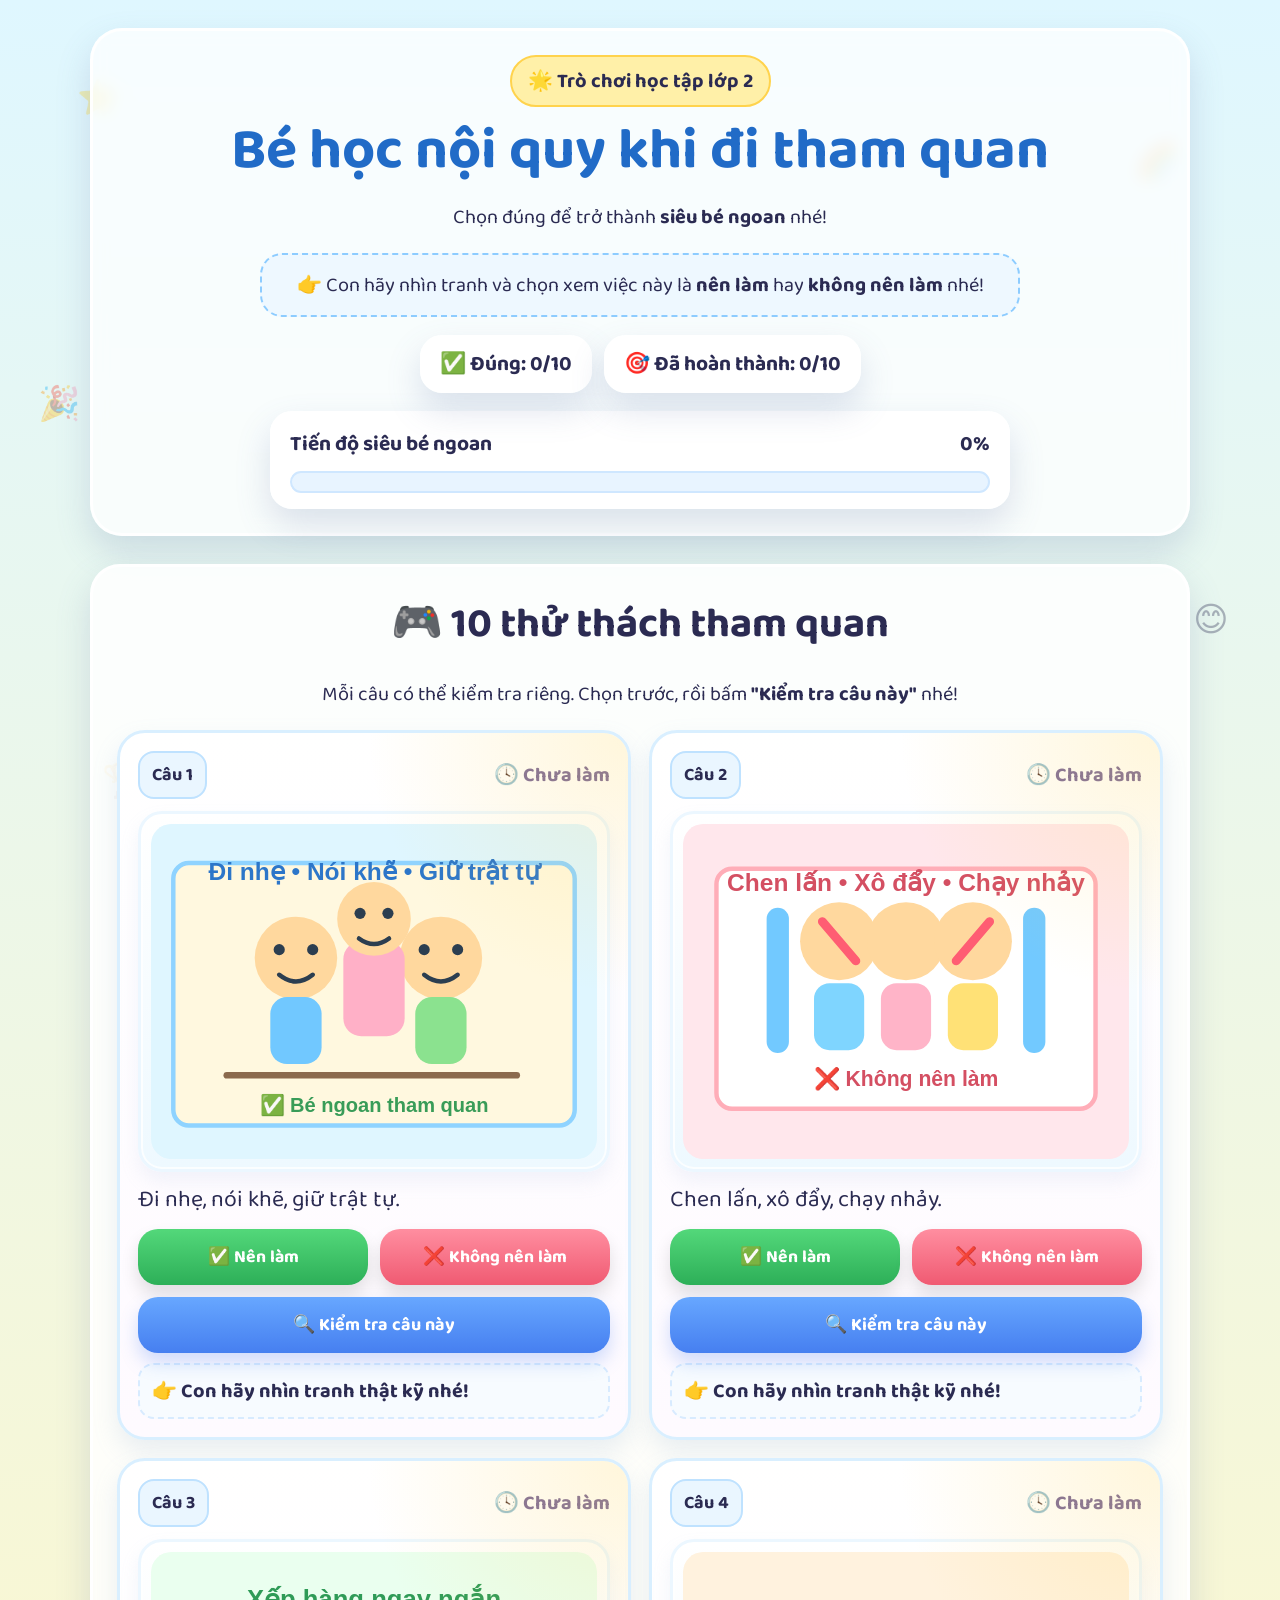
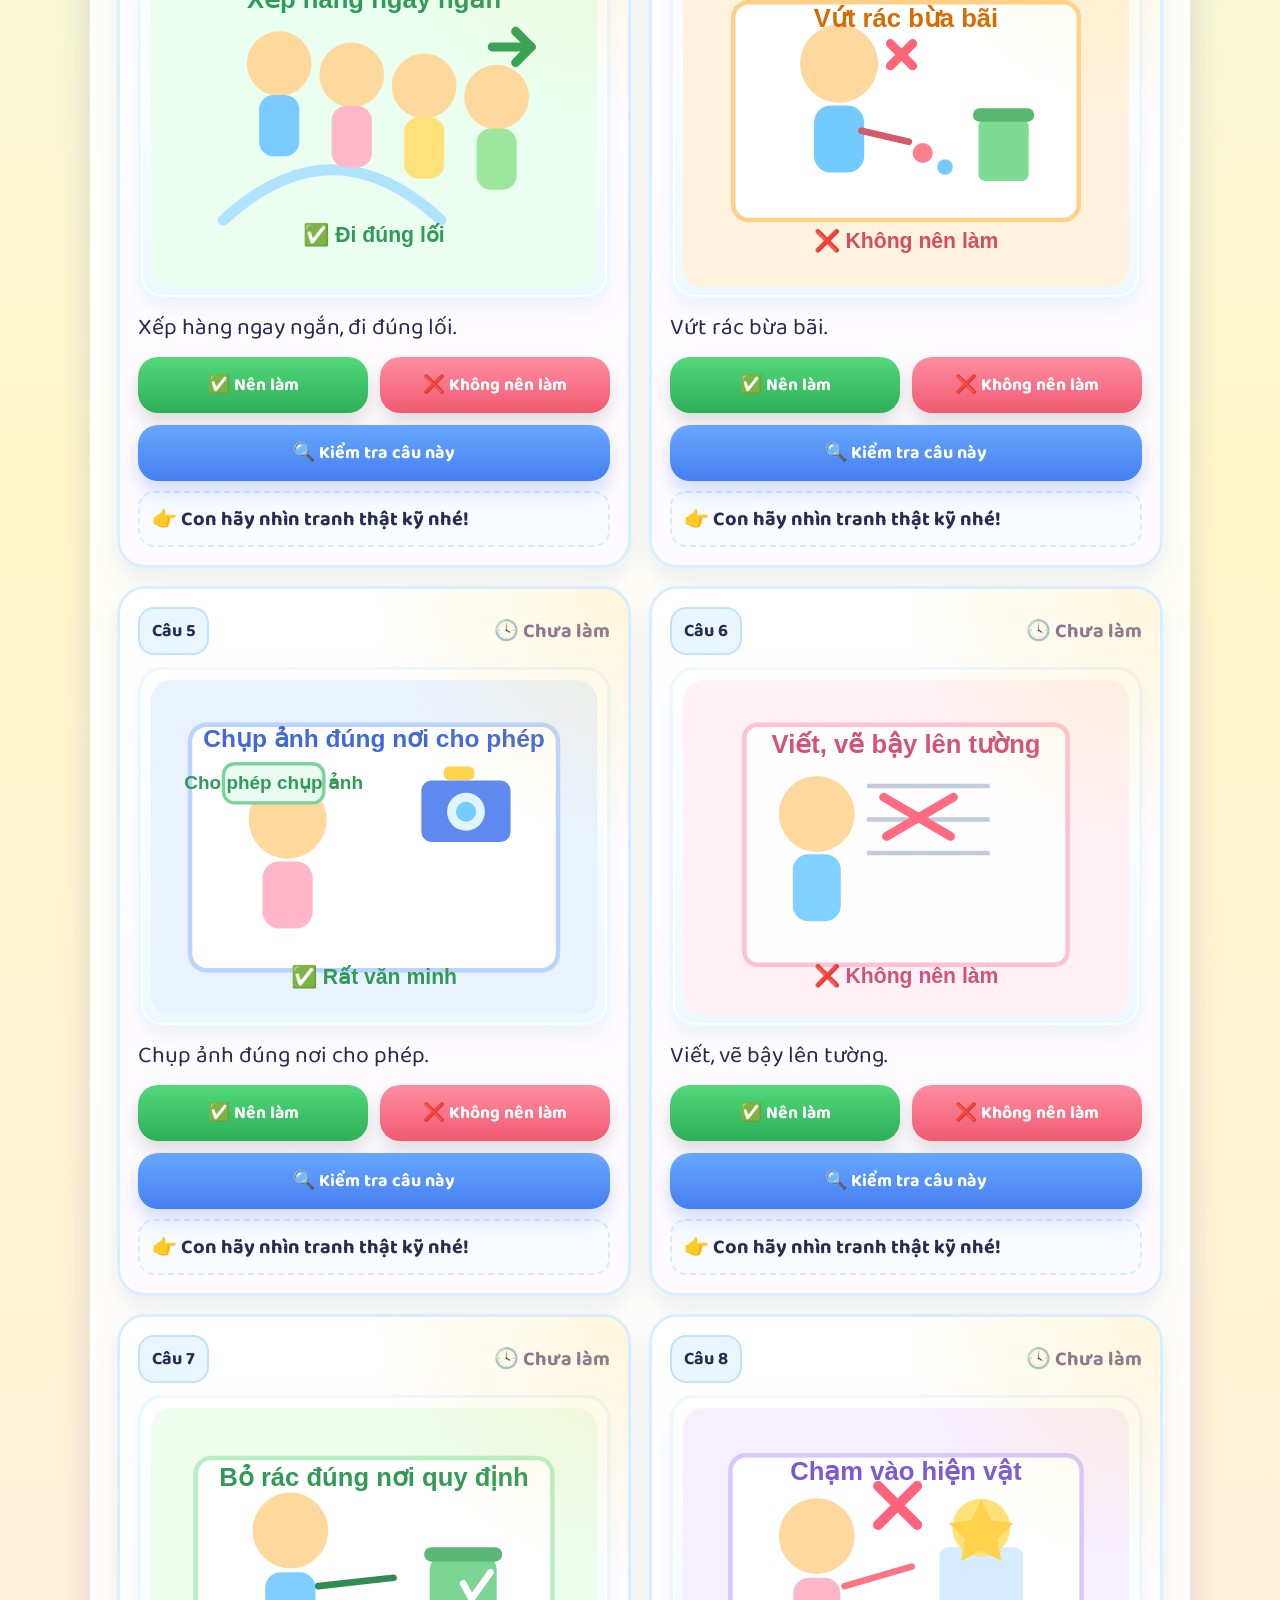
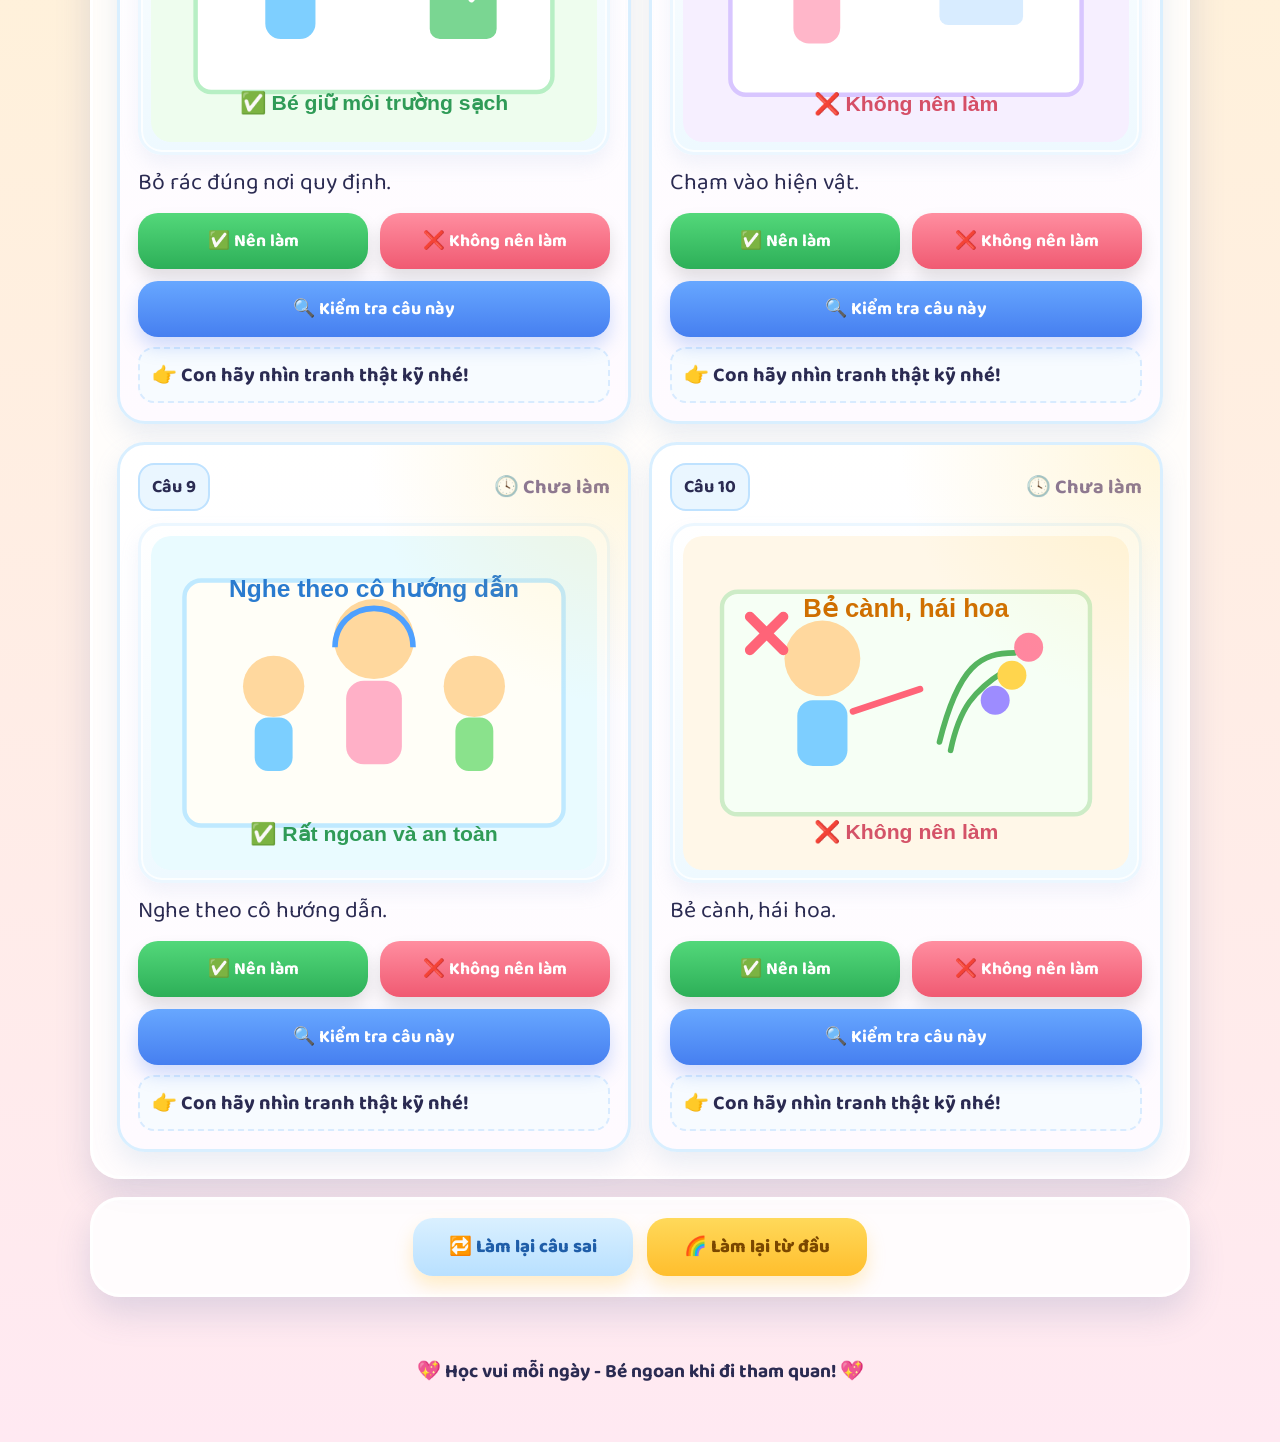
<file: index.html>
<!DOCTYPE html>
<html lang="vi">
<head>
  <meta charset="UTF-8" />
  <meta name="viewport" content="width=device-width, initial-scale=1.0" />
  <title>Bé học nội quy khi đi tham quan</title>
  <meta name="description" content="Bài tập tương tác cho học sinh lớp 2: phân biệt việc nên làm và không nên làm khi đi tham quan." />
  <link rel="preconnect" href="https://fonts.googleapis.com" />
  <link rel="preconnect" href="https://fonts.gstatic.com" crossorigin />
  <link href="https://fonts.googleapis.com/css2?family=Baloo+2:wght@400;600;700;800&display=swap" rel="stylesheet" />
  <link rel="stylesheet" href="style.css" />
</head>
<body>
  <div class="page-stars" aria-hidden="true">
    <span>⭐</span><span>🌈</span><span>🎉</span><span>😊</span><span>🏆</span>
  </div>

  <header class="hero">
    <div class="hero__content container">
      <div class="hero__badge">🌟 Trò chơi học tập lớp 2</div>
      <h1>Bé học nội quy khi đi tham quan</h1>
      <p class="hero__desc">Chọn đúng để trở thành <strong>siêu bé ngoan</strong> nhé!</p>
      <div class="hero__guide">
        👉 Con hãy nhìn tranh và chọn xem việc này là <strong>nên làm</strong> hay <strong>không nên làm</strong> nhé!
      </div>

      <section class="scoreboard" aria-label="Bảng tiến độ">
        <div class="score-chip">✅ Đúng: <span id="correctCount">0</span>/10</div>
        <div class="score-chip">🎯 Đã hoàn thành: <span id="completedCount">0</span>/10</div>
      </section>

      <section class="progress-card" aria-label="Thanh tiến độ bài làm">
        <div class="progress-card__top">
          <span>Tiến độ siêu bé ngoan</span>
          <strong id="progressText">0%</strong>
        </div>
        <div class="progress-bar" role="progressbar" aria-valuemin="0" aria-valuemax="100" aria-valuenow="0">
          <div class="progress-bar__fill" id="progressFill"></div>
        </div>
      </section>
    </div>
  </header>

  <main class="container main-content">
    <section class="game-panel">
      <div class="section-title">
        <h2>🎮 10 thử thách tham quan</h2>
        <p>Mỗi câu có thể kiểm tra riêng. Chọn trước, rồi bấm <strong>"Kiểm tra câu này"</strong> nhé!</p>
      </div>
      <div id="questionList" class="question-list"></div>
    </section>

    <section class="actions-panel">
      <button id="retryWrongBtn" class="big-action-btn secondary" type="button">🔁 Làm lại câu sai</button>
      <button id="resetAllBtn" class="big-action-btn" type="button">🌈 Làm lại từ đầu</button>
    </section>
  </main>

  <section id="resultBanner" class="result-banner hidden" aria-live="polite"></section>

  <div id="confettiLayer" class="confetti-layer" aria-hidden="true"></div>
  <div id="sparkleLayer" class="sparkle-layer" aria-hidden="true"></div>

  <footer class="footer">
    <div class="container">
      <p>💖 Học vui mỗi ngày - Bé ngoan khi đi tham quan! 💖</p>
    </div>
  </footer>

  <script src="script.js"></script>
</body>
</html>
</file>
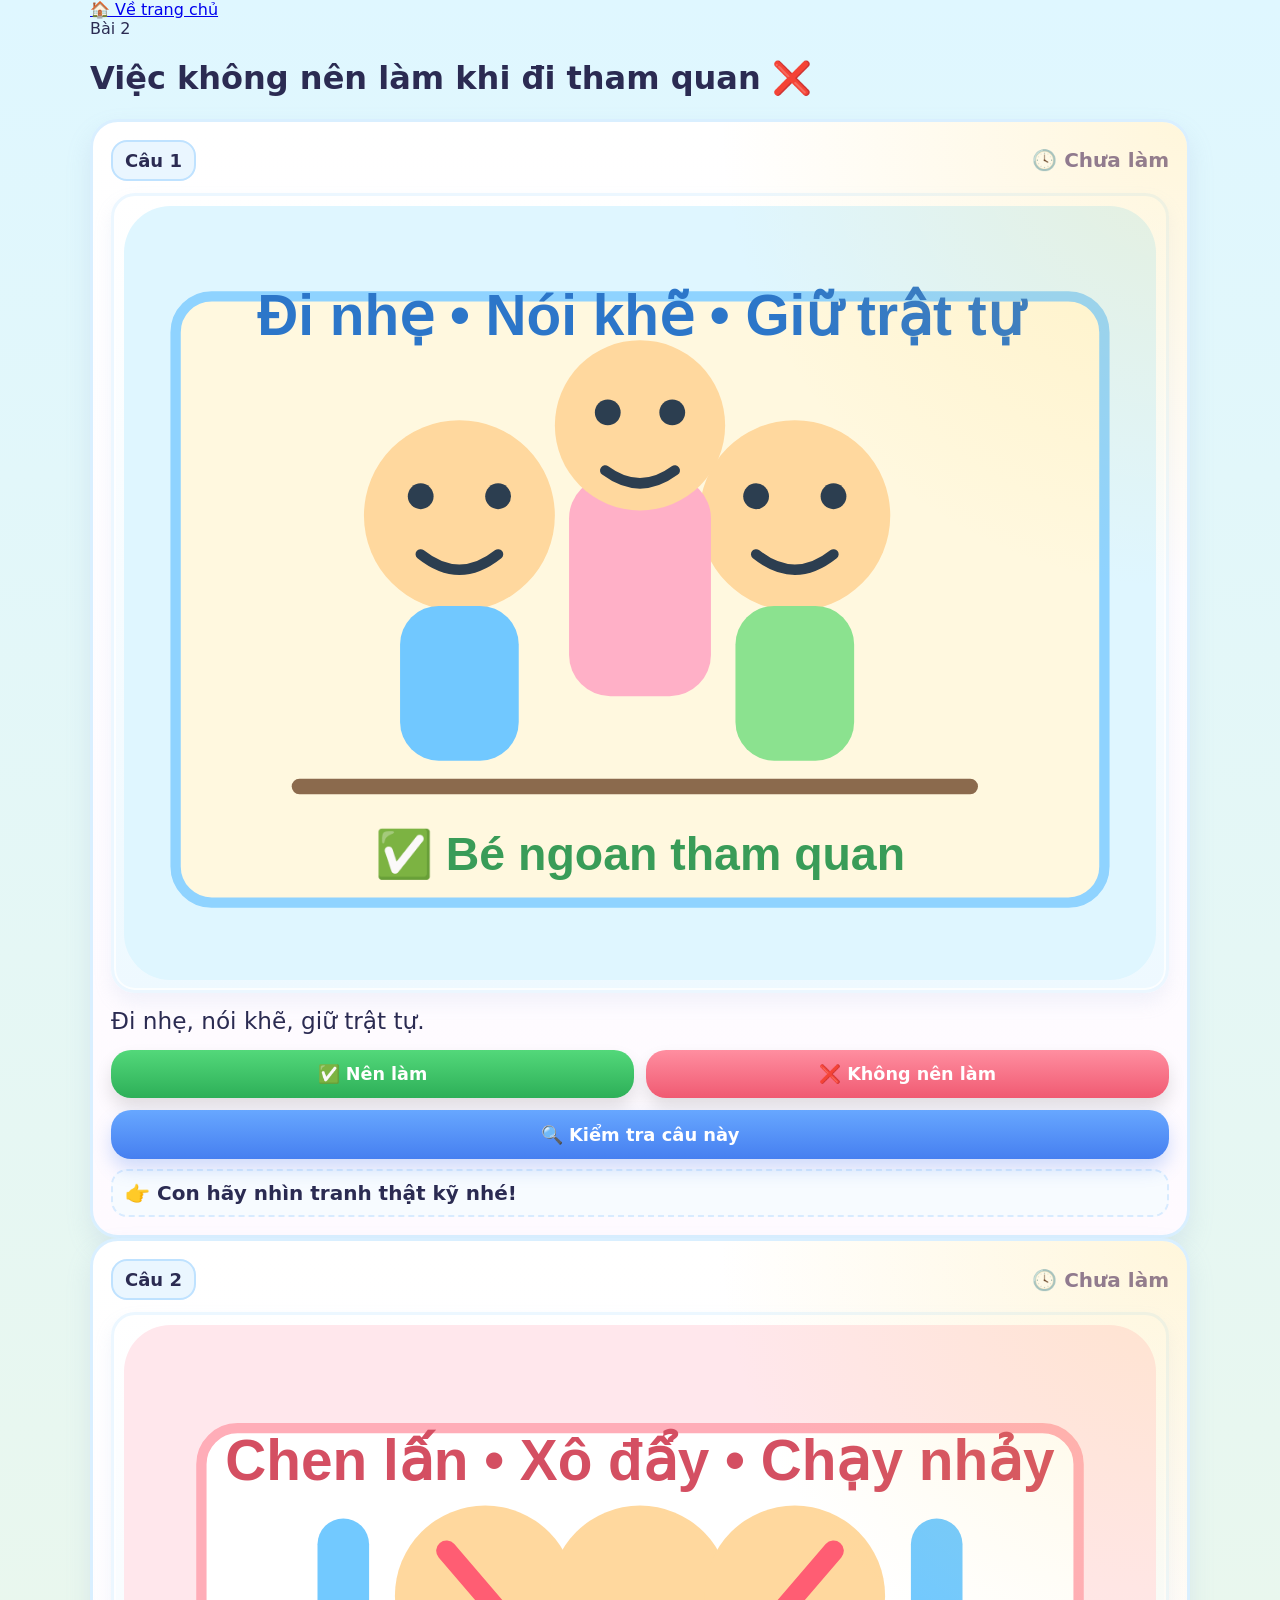
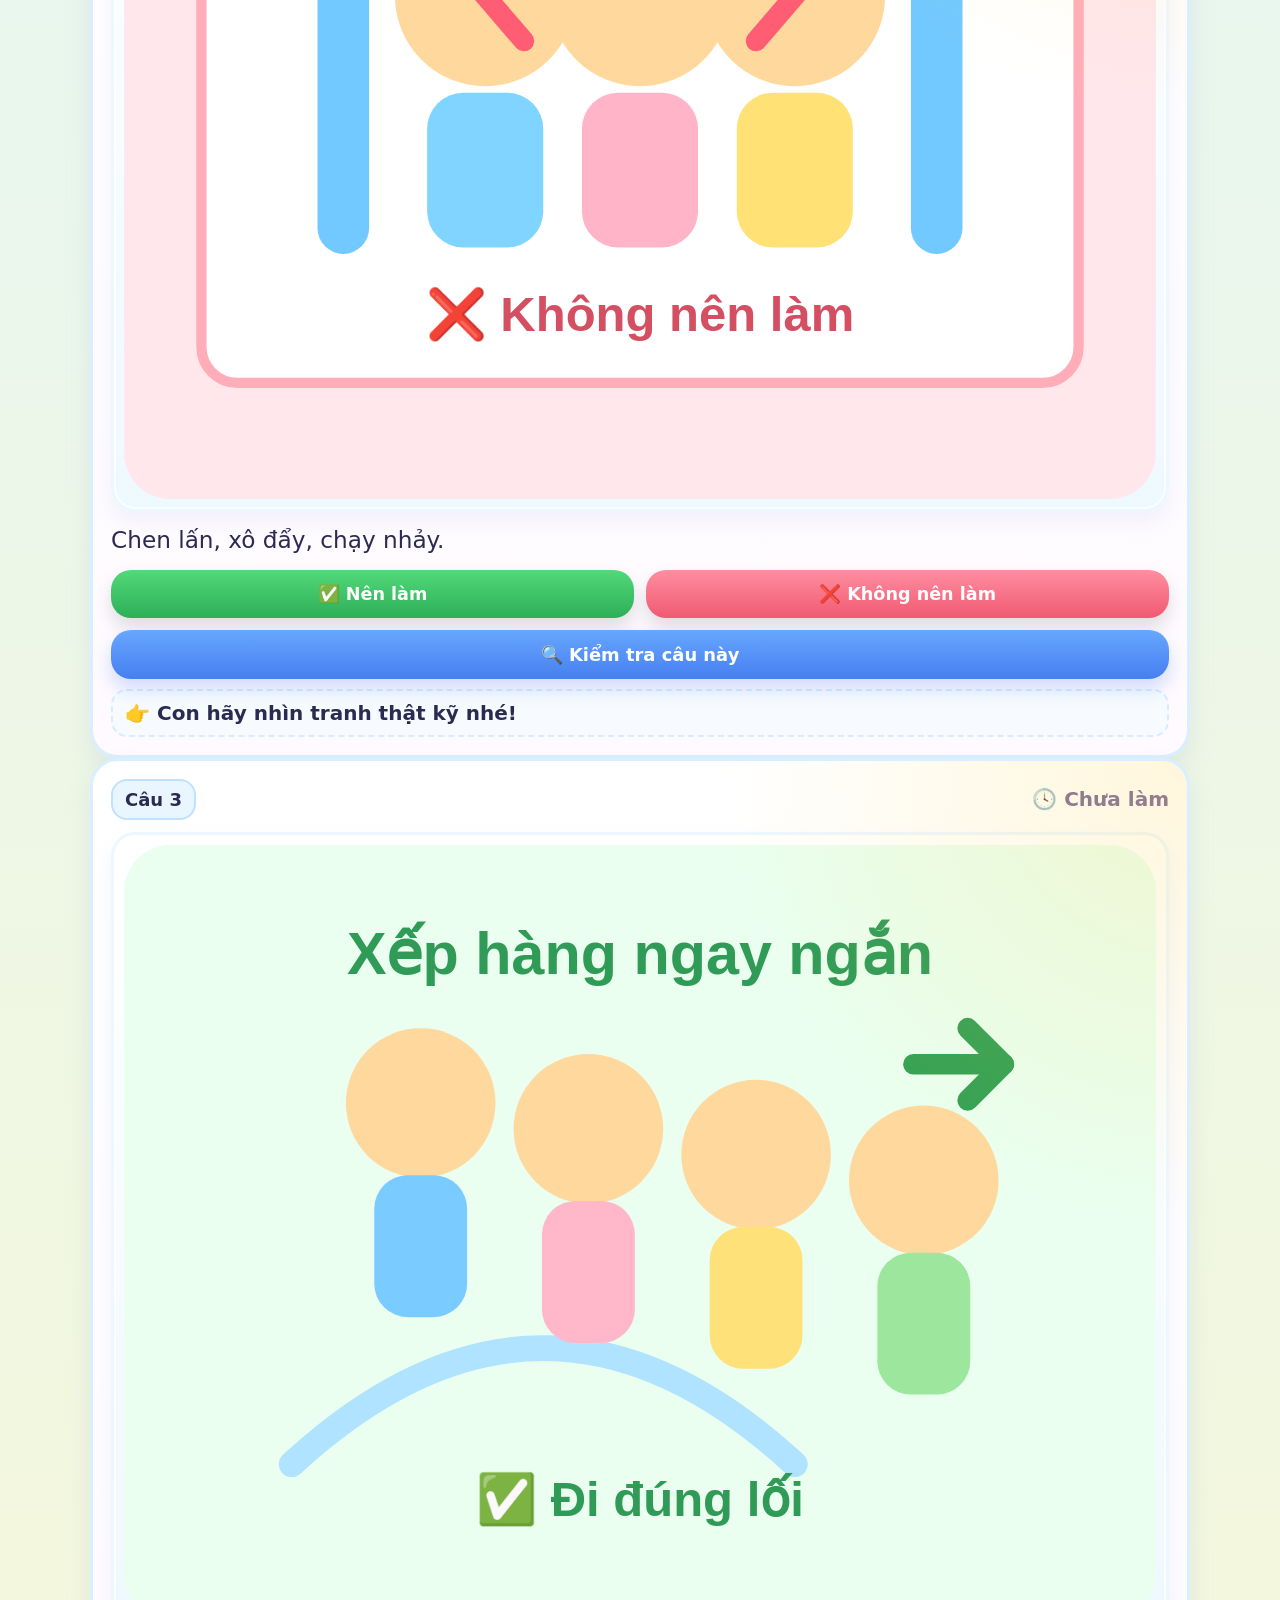
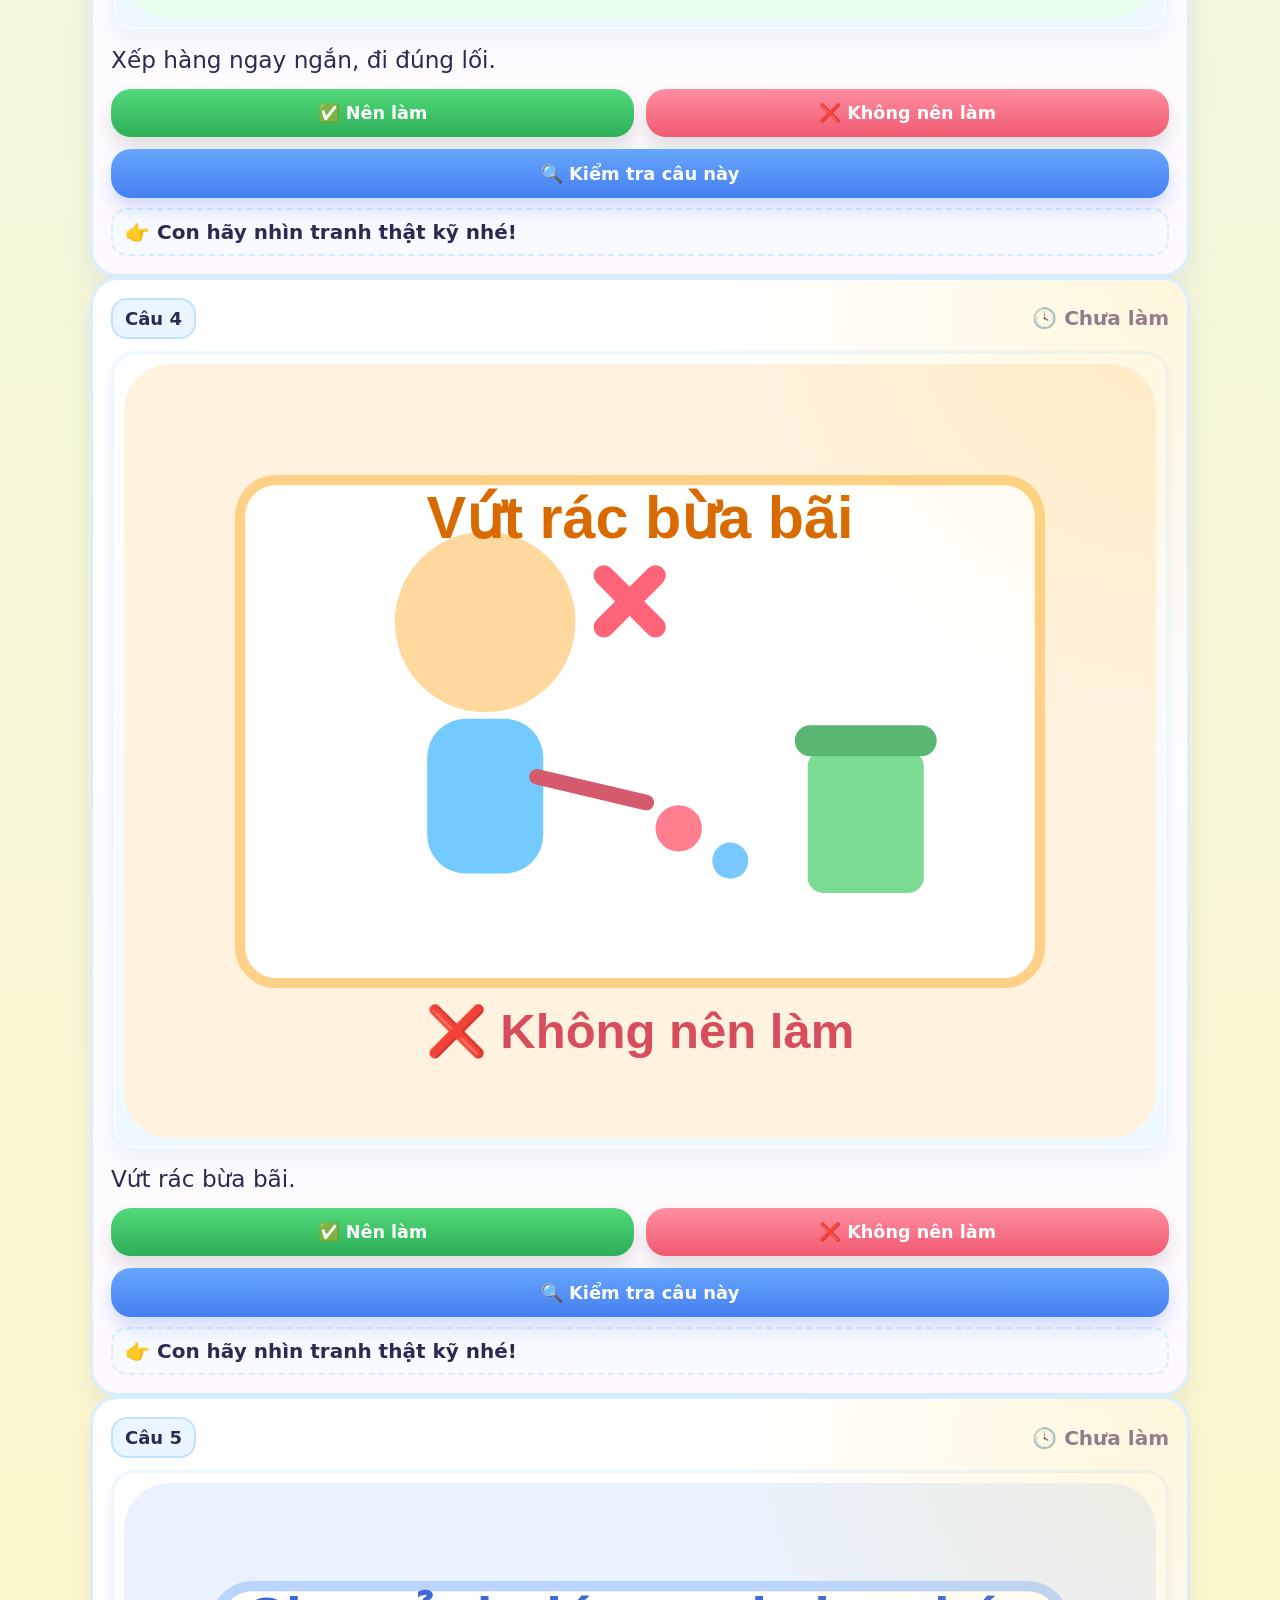
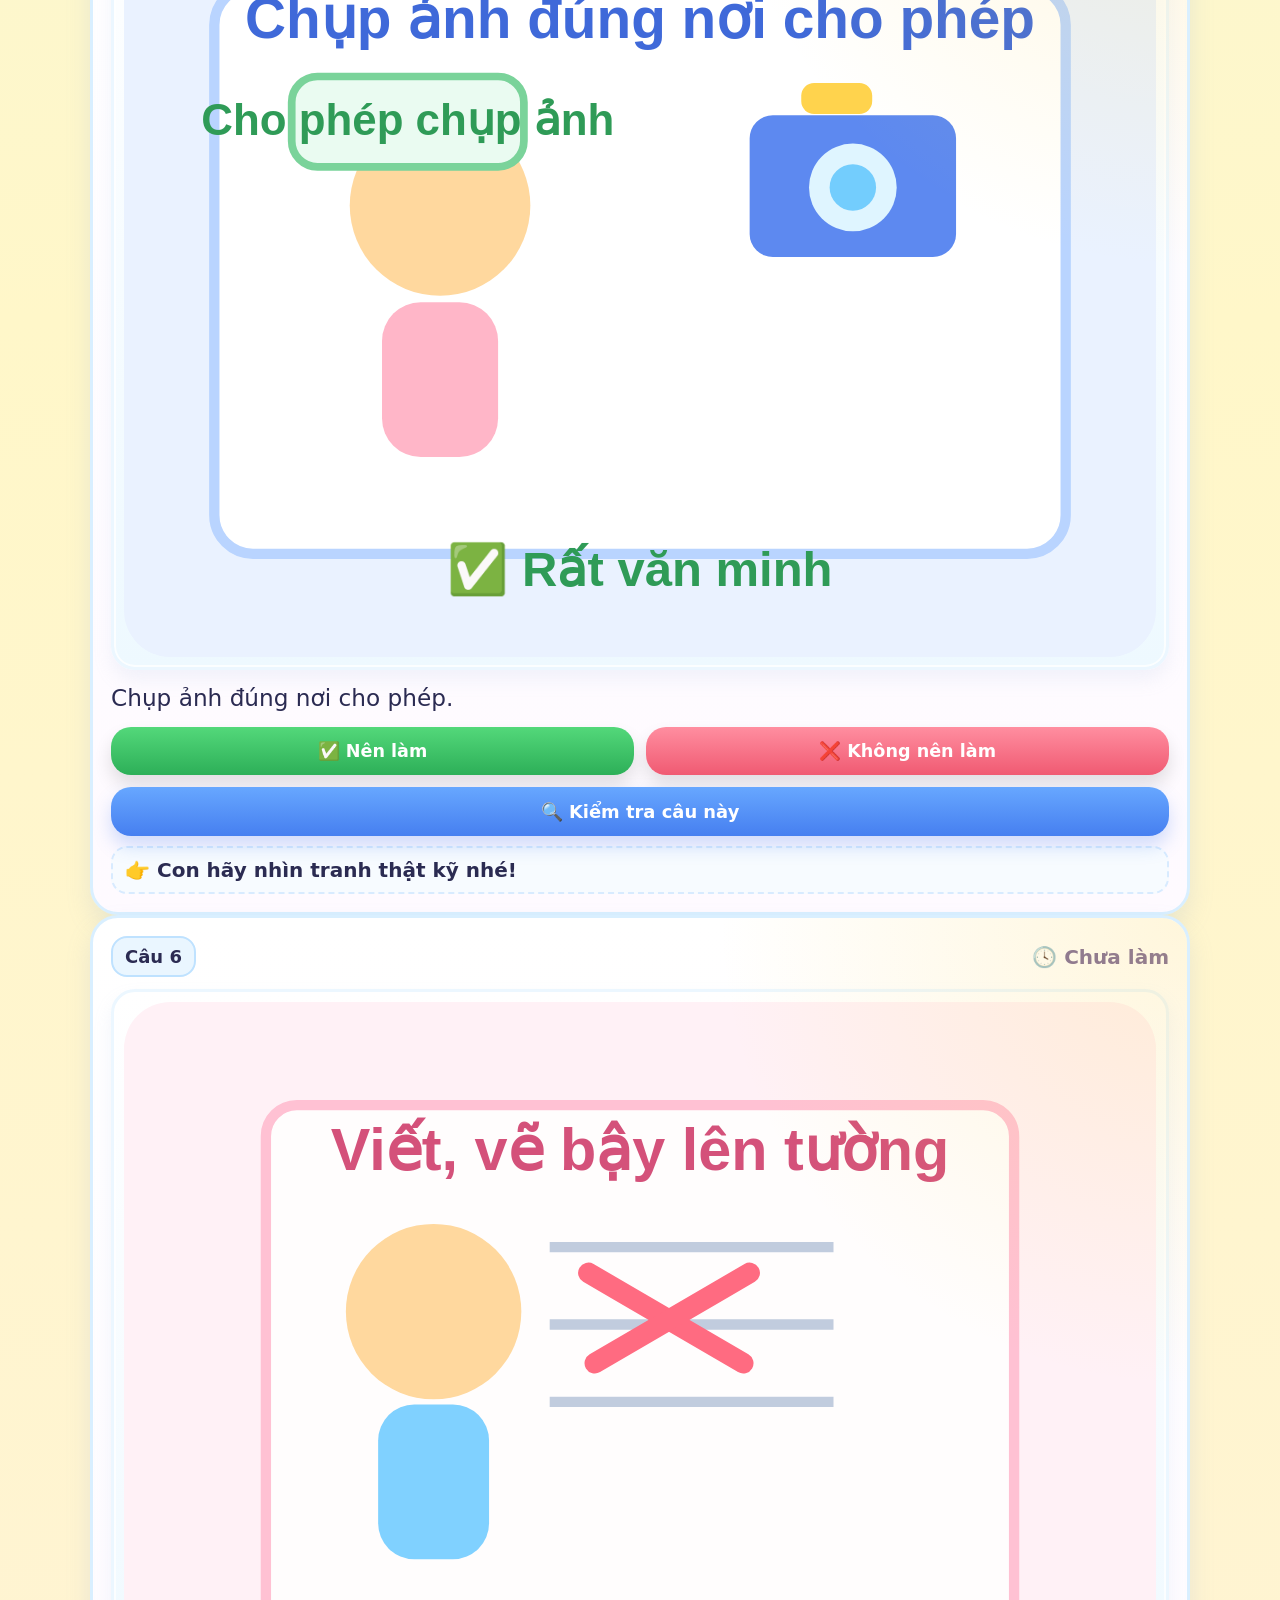
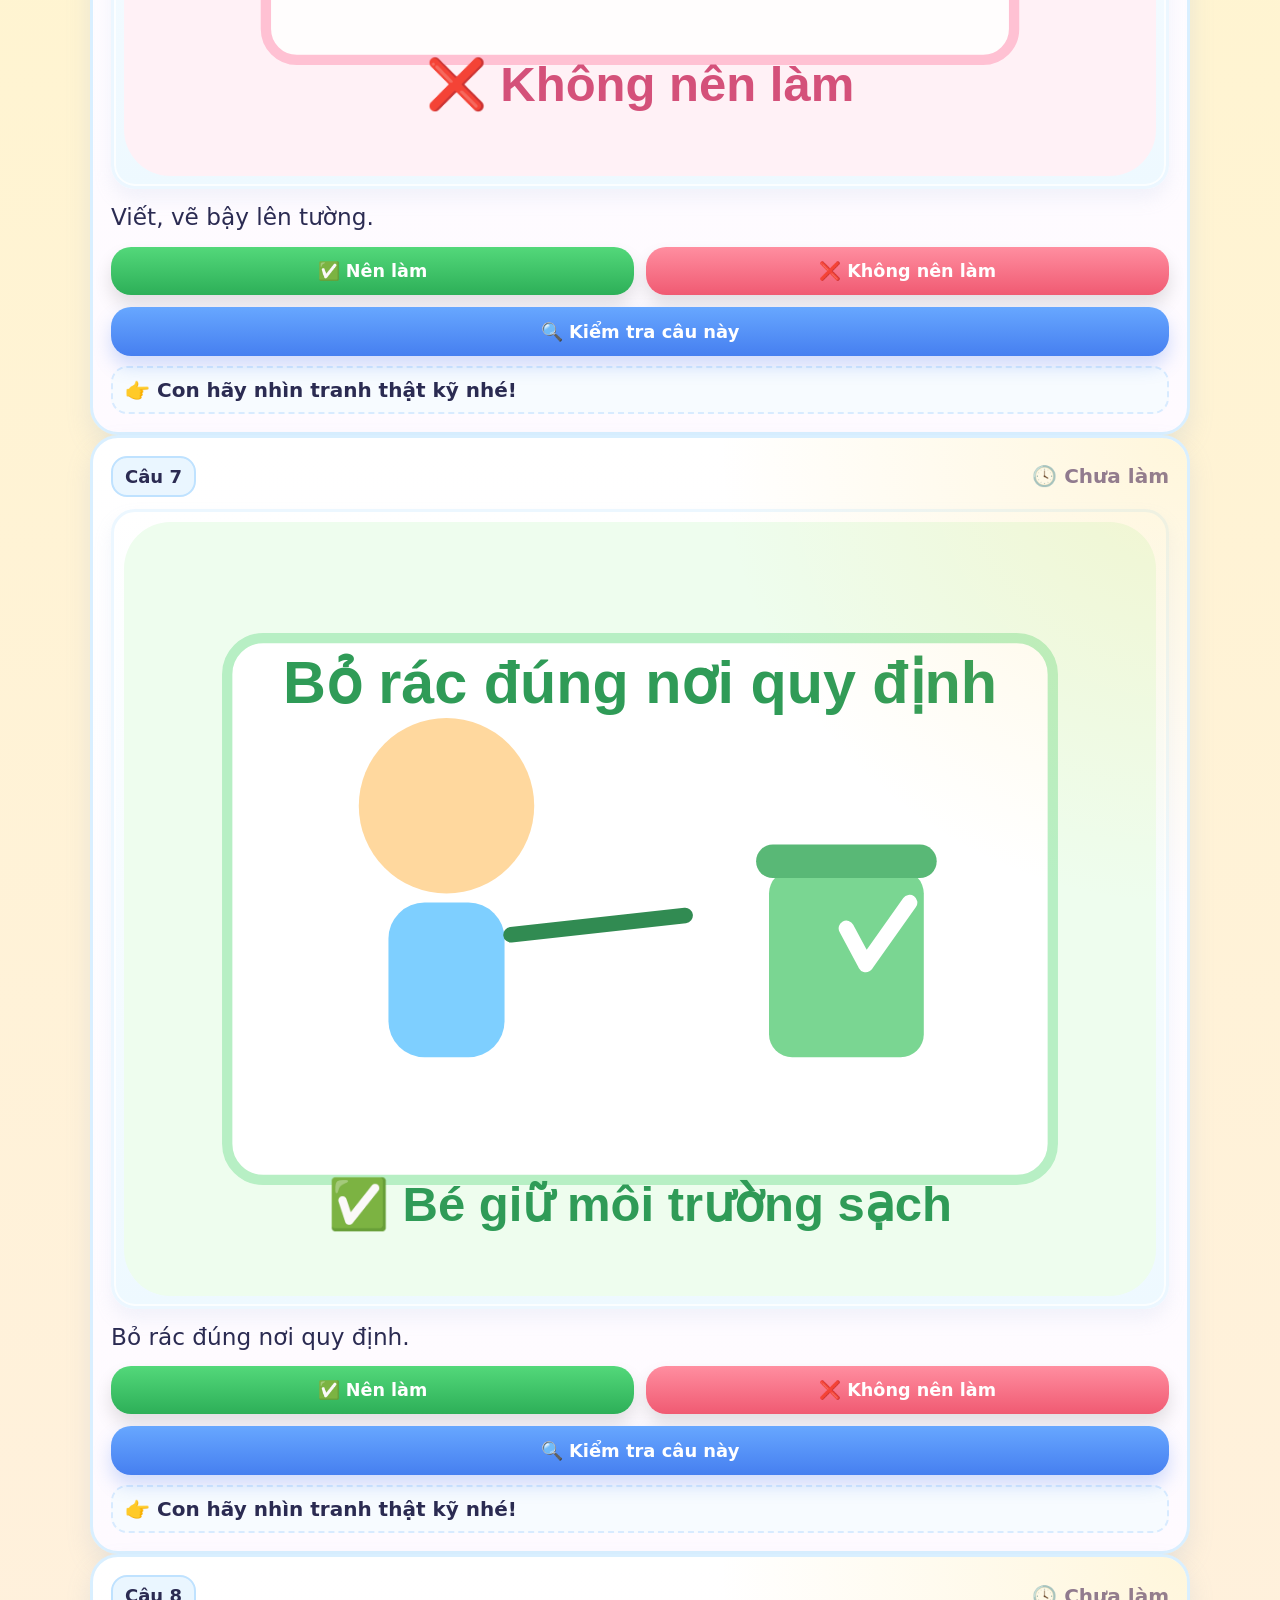
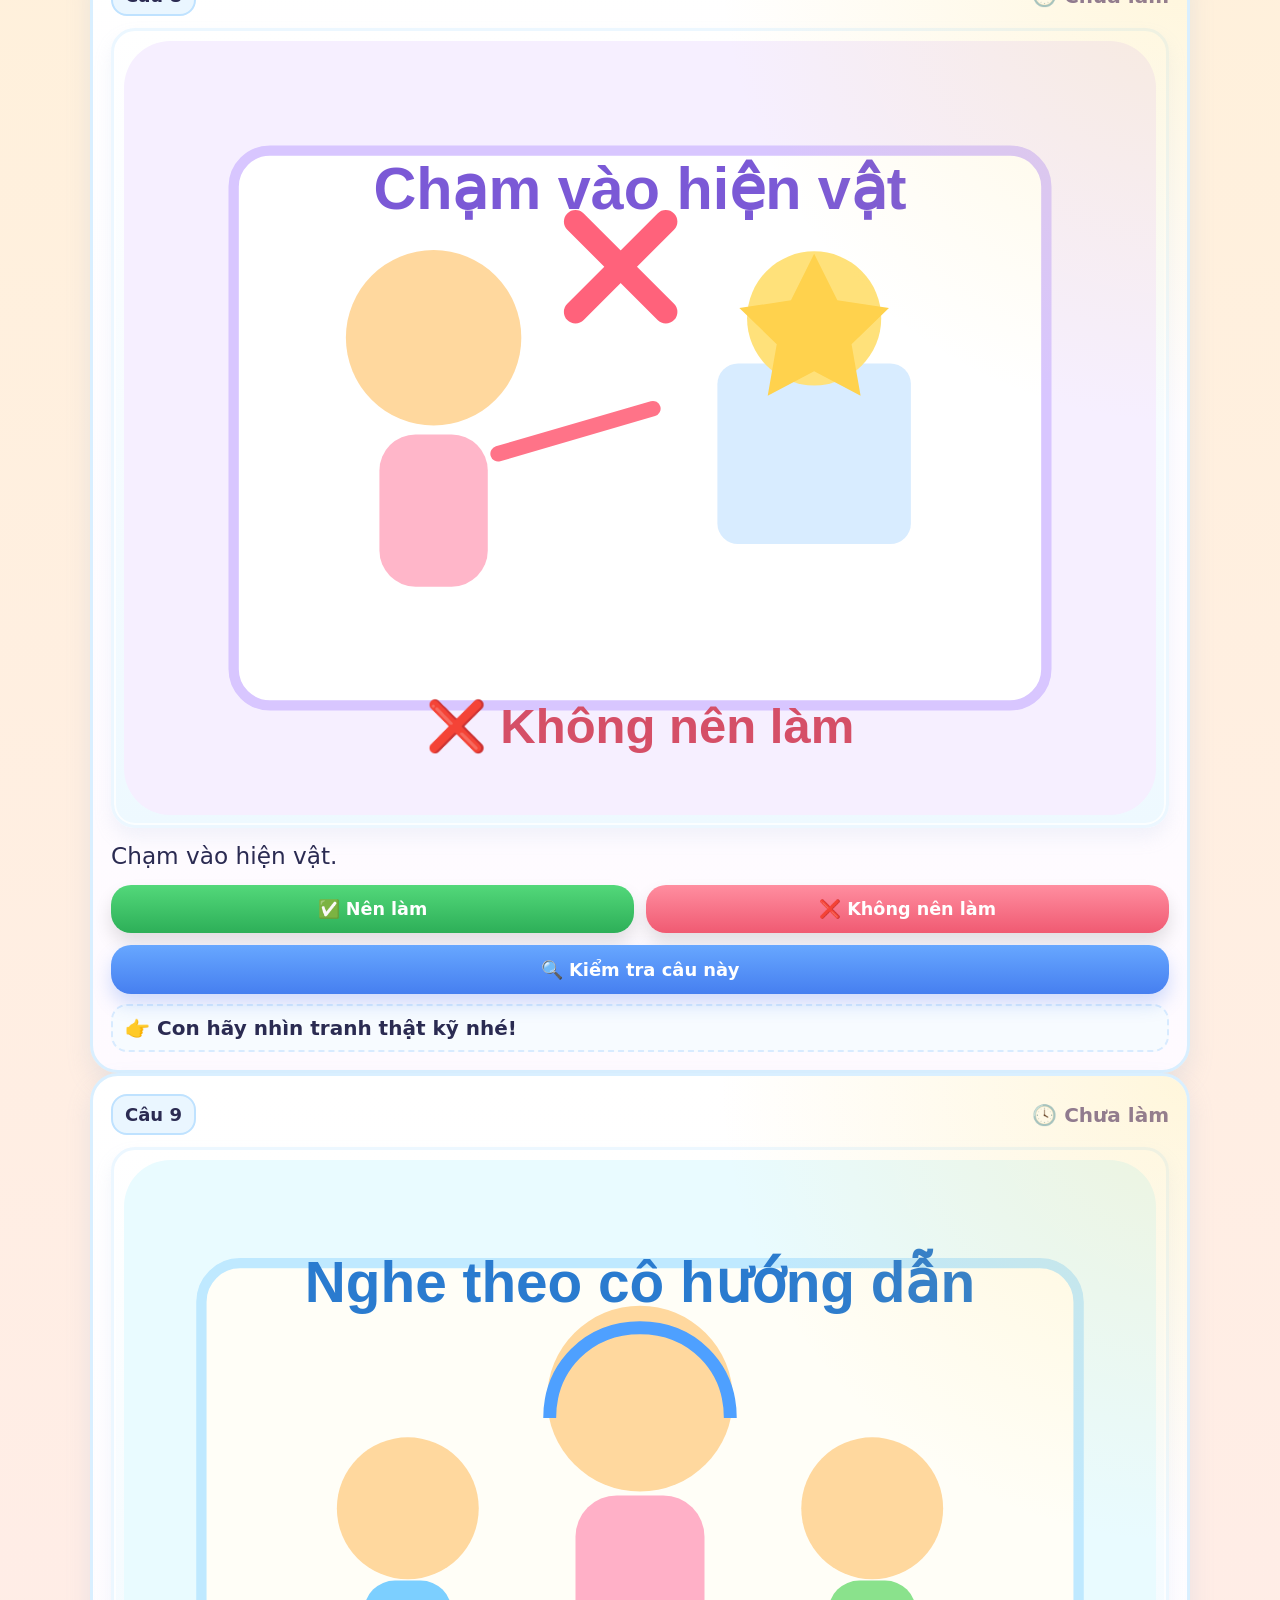
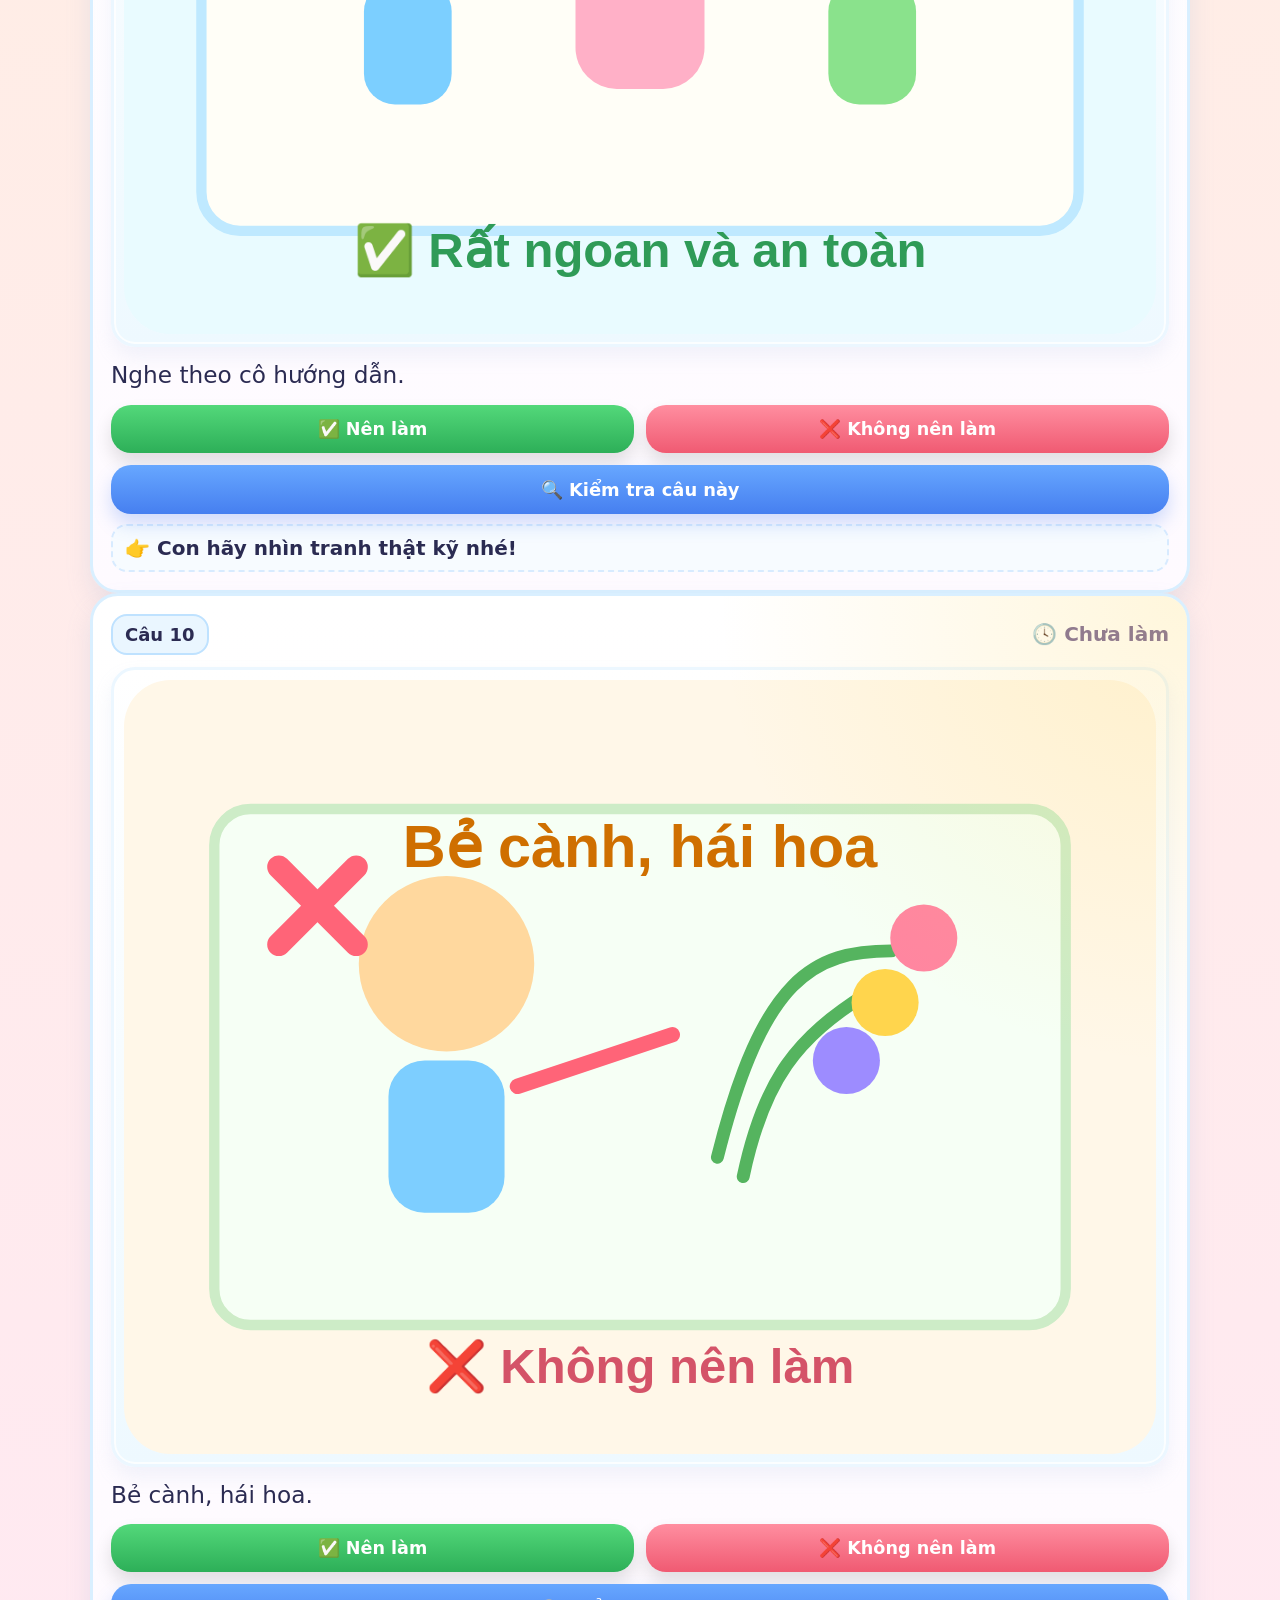
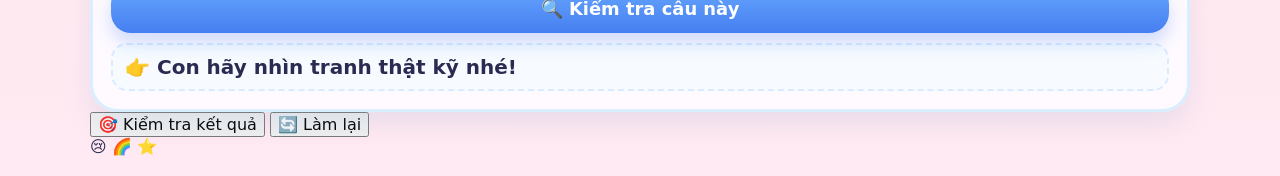
<file: khong-nen-lam.html>
<!DOCTYPE html>
<html lang="vi">
<head>
  <meta charset="UTF-8">
  <meta name="viewport" content="width=device-width, initial-scale=1.0">
  <title>Bài 2 - Việc không nên làm khi đi tham quan</title>
  <link rel="stylesheet" href="style.css">
</head>
<body>
  <div class="container" data-quiz>
    <a class="back-home" href="index.html">🏠 Về trang chủ</a>

    <div class="page-title">
      <span class="badge">Bài 2</span>
      <h1>Việc không nên làm khi đi tham quan ❌</h1>
    </div>

    <section class="card guide-card">
      <p id="guideText" class="guide-text"></p>
    </section>

    <section id="questionList" class="questions"></section>

    <div class="actions">
      <button id="checkBtn" class="action-btn primary">🎯 Kiểm tra kết quả</button>
      <button id="retryBtn" class="action-btn secondary">🔄 Làm lại</button>
    </div>

    <section id="resultBox" class="result-box" aria-live="polite">
      <div class="result-icons">😢 🌈 ⭐</div>
      <h2 id="resultTitle"></h2>
      <p id="resultText"></p>
      <p id="scoreLine" class="score-line"></p>
    </section>
  </div>

  <script src="script.js"></script>
  <script>buildQuiz('bad');</script>
</body>
</html>
</file>
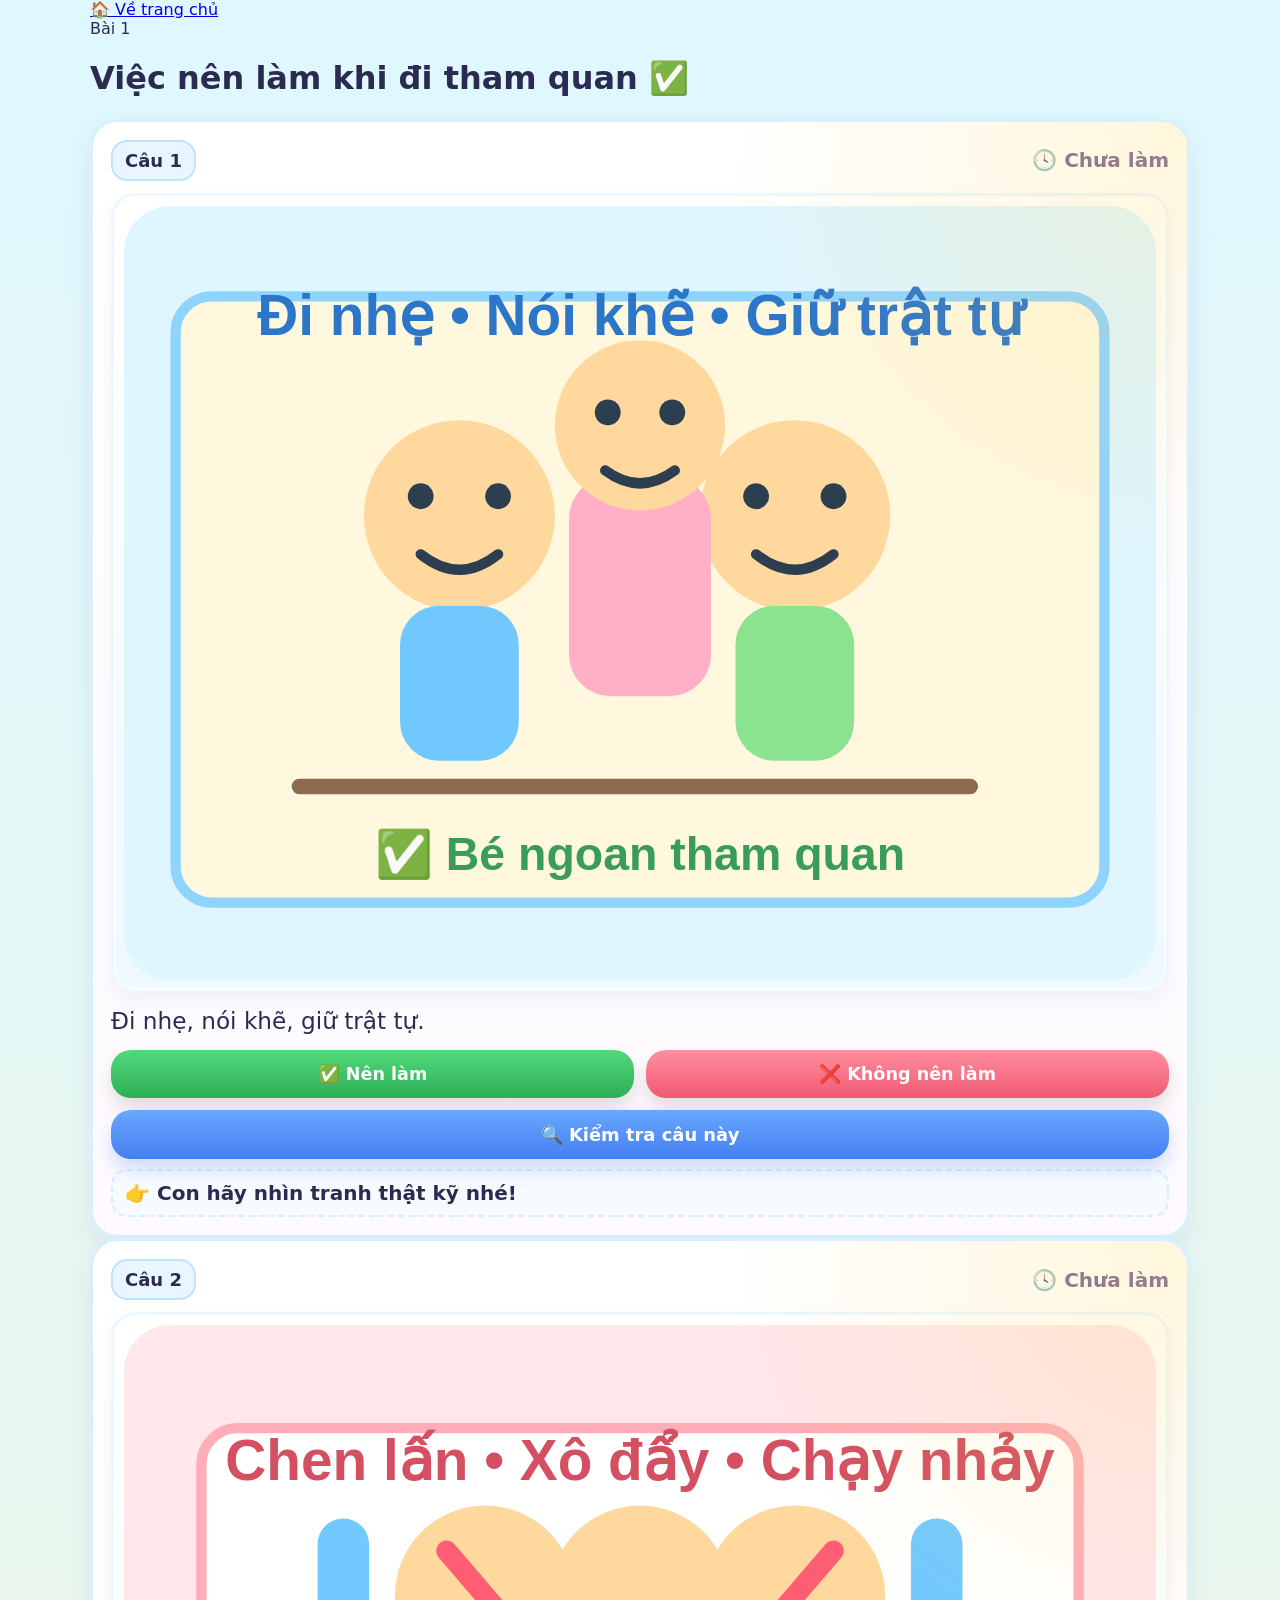
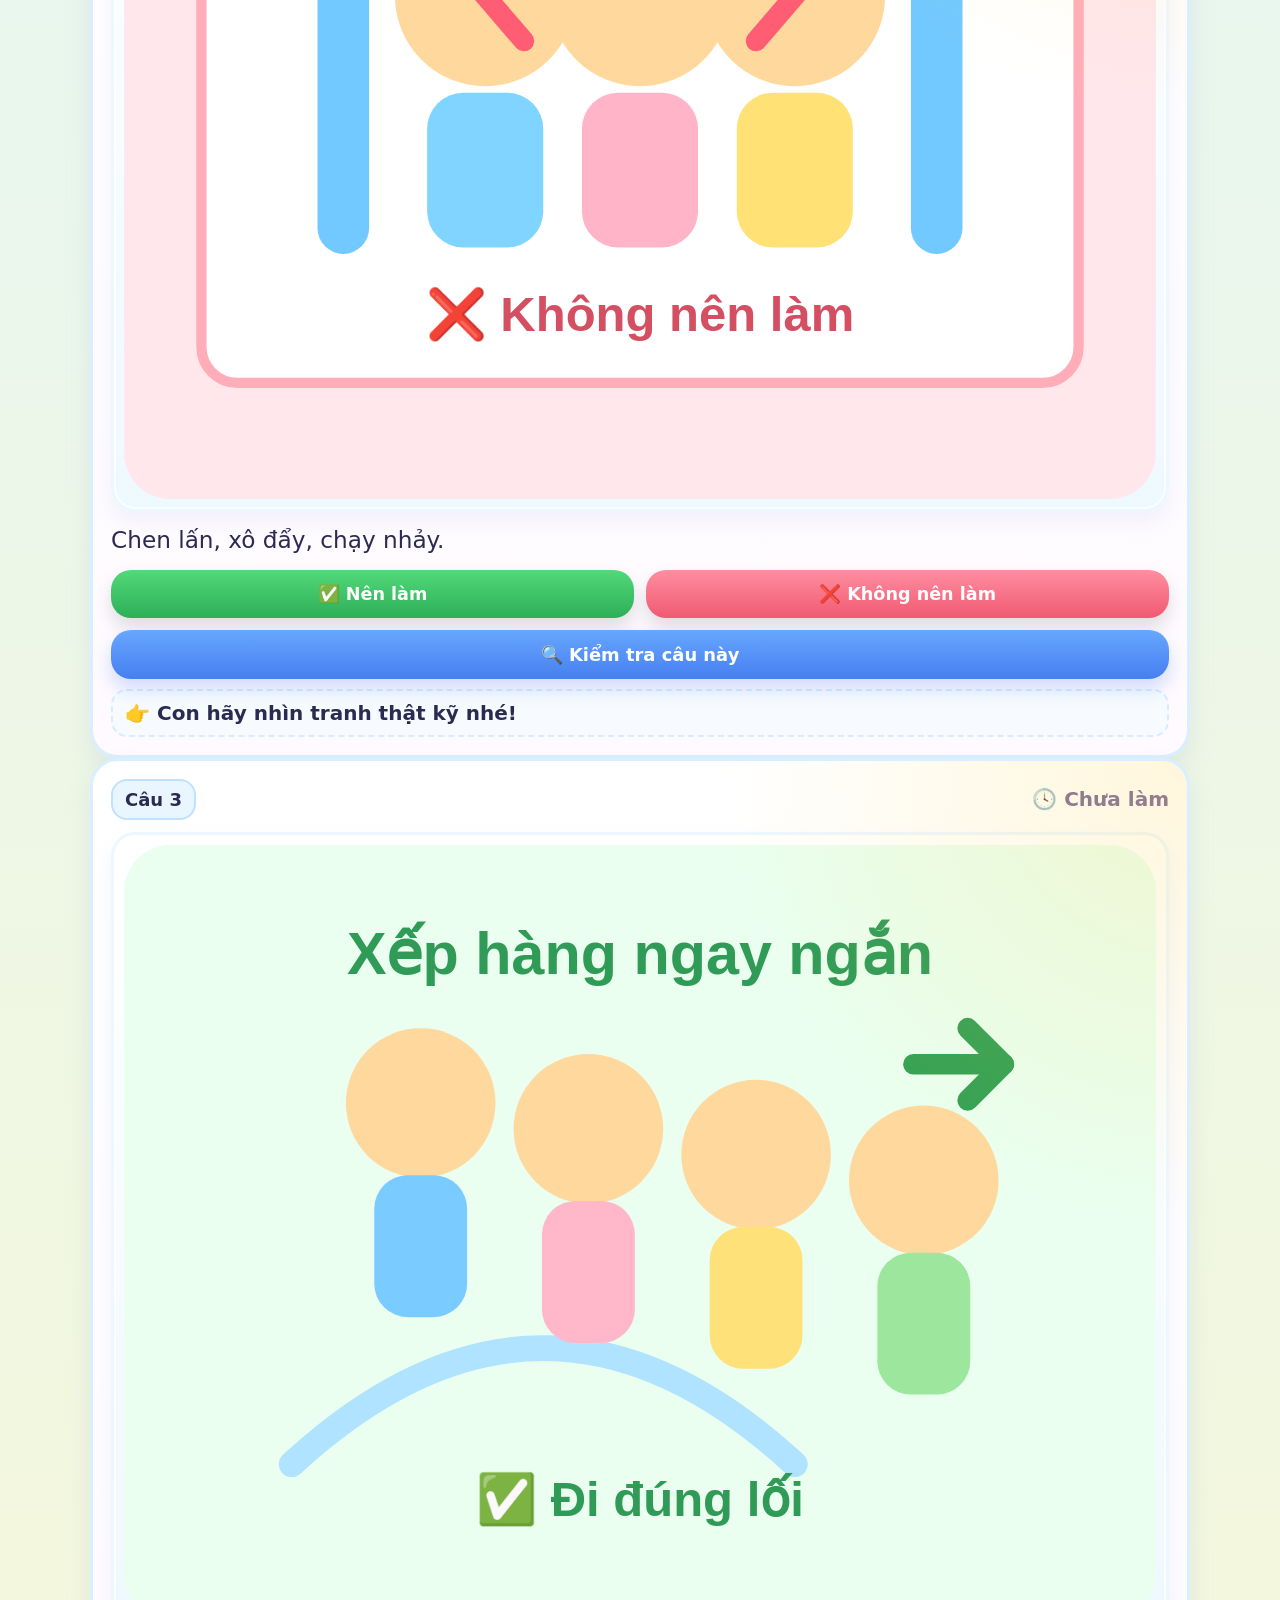
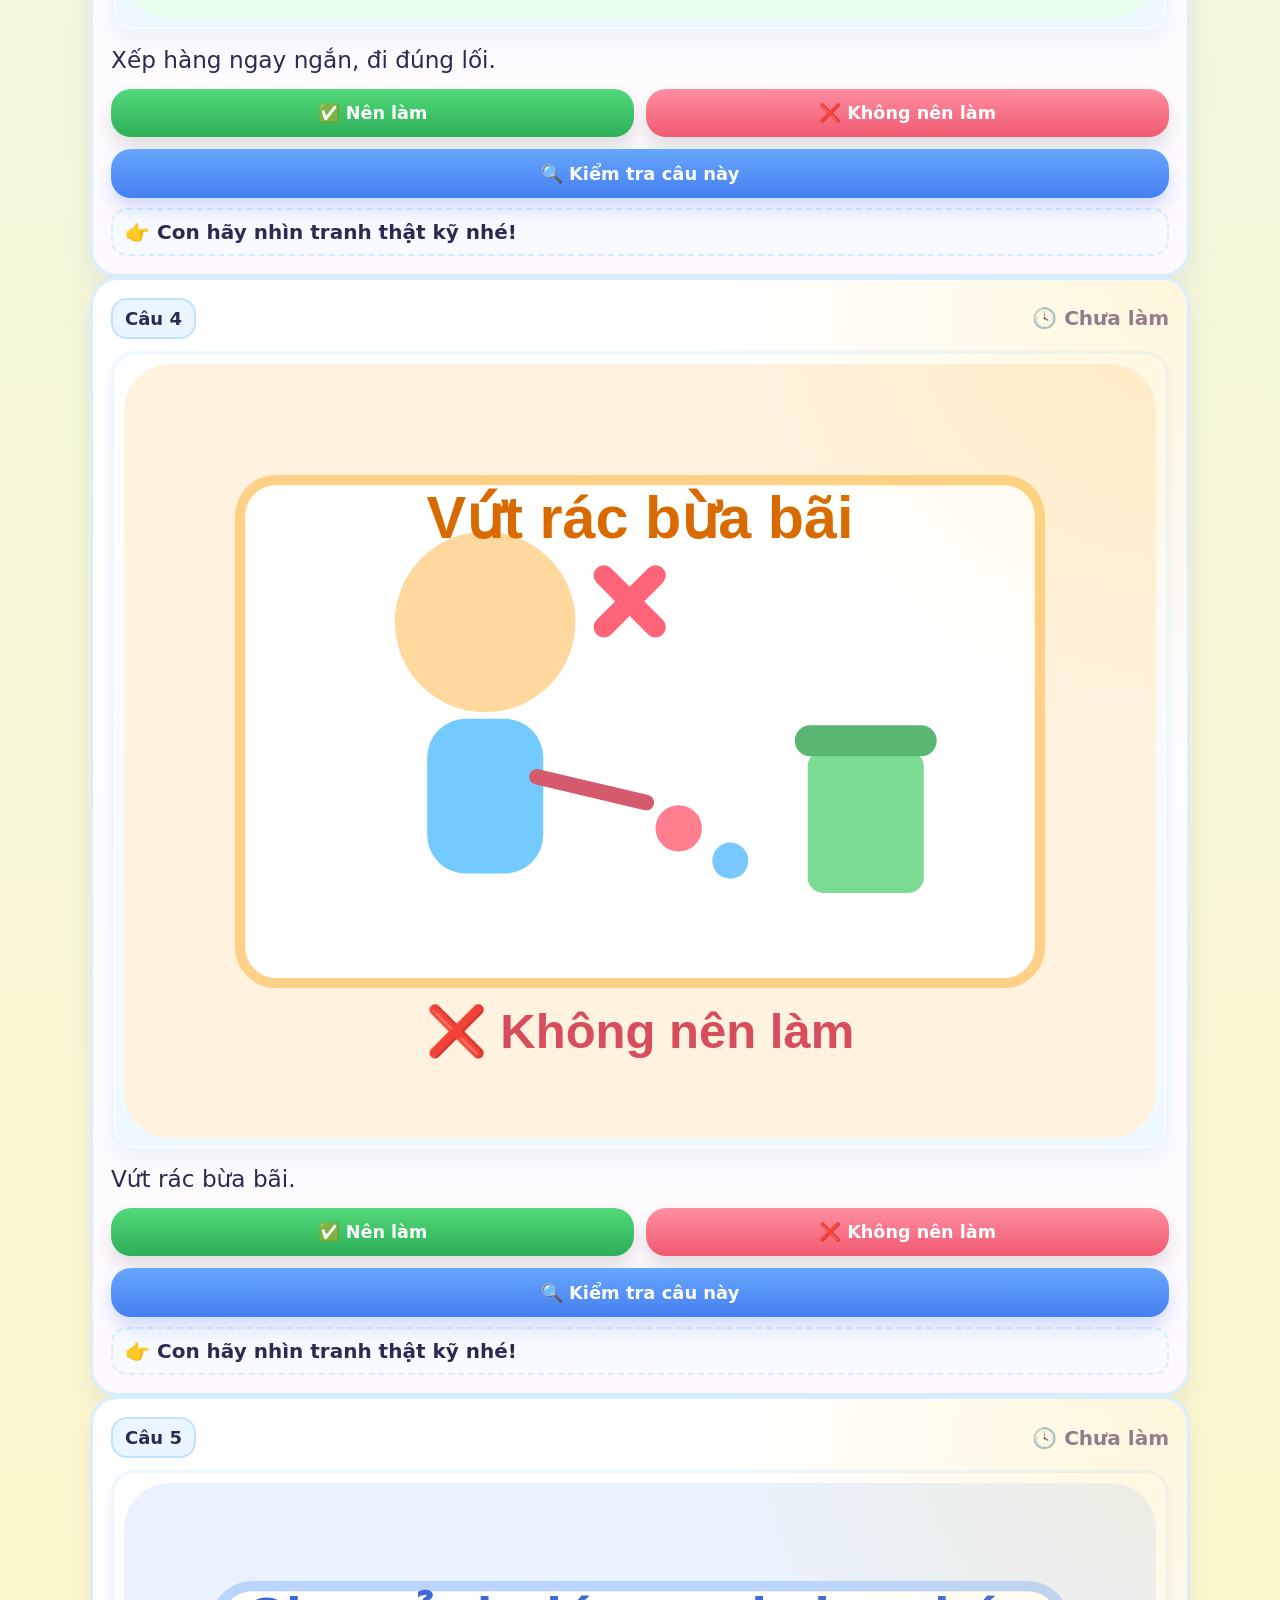
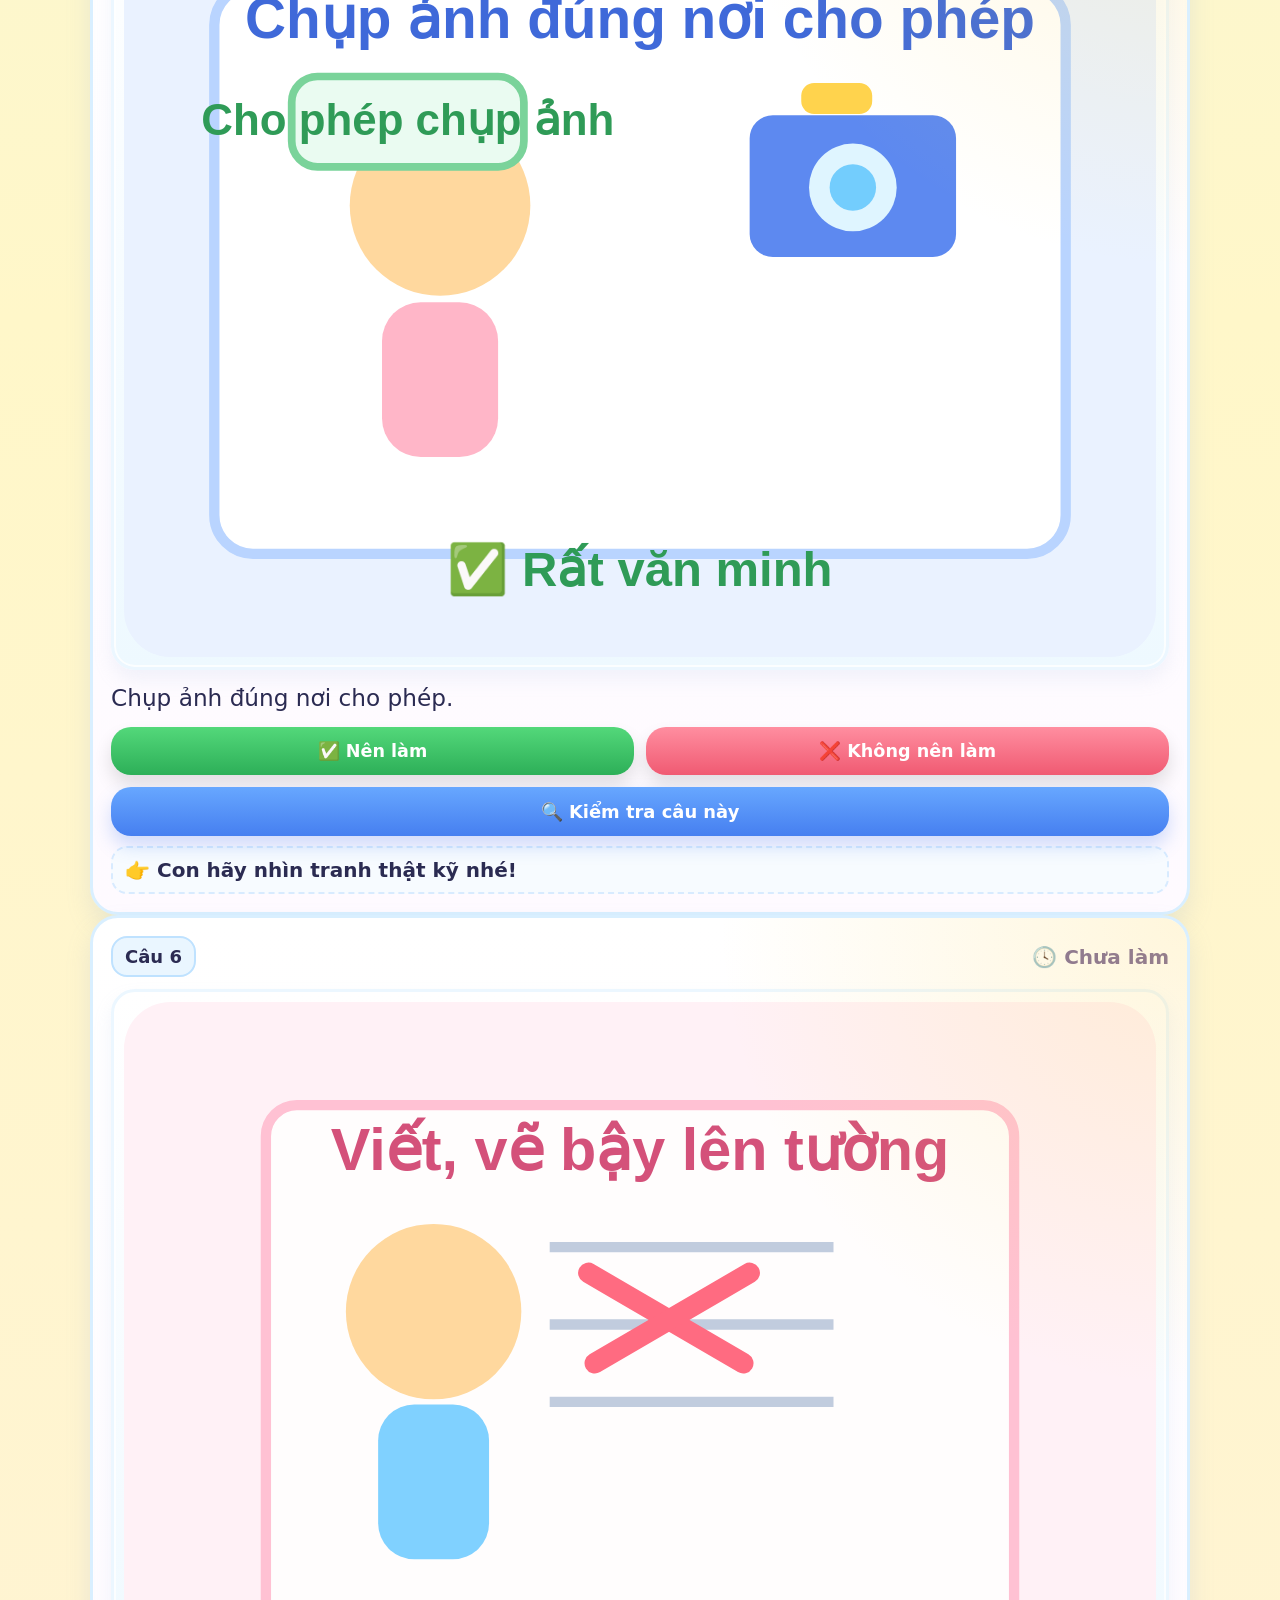
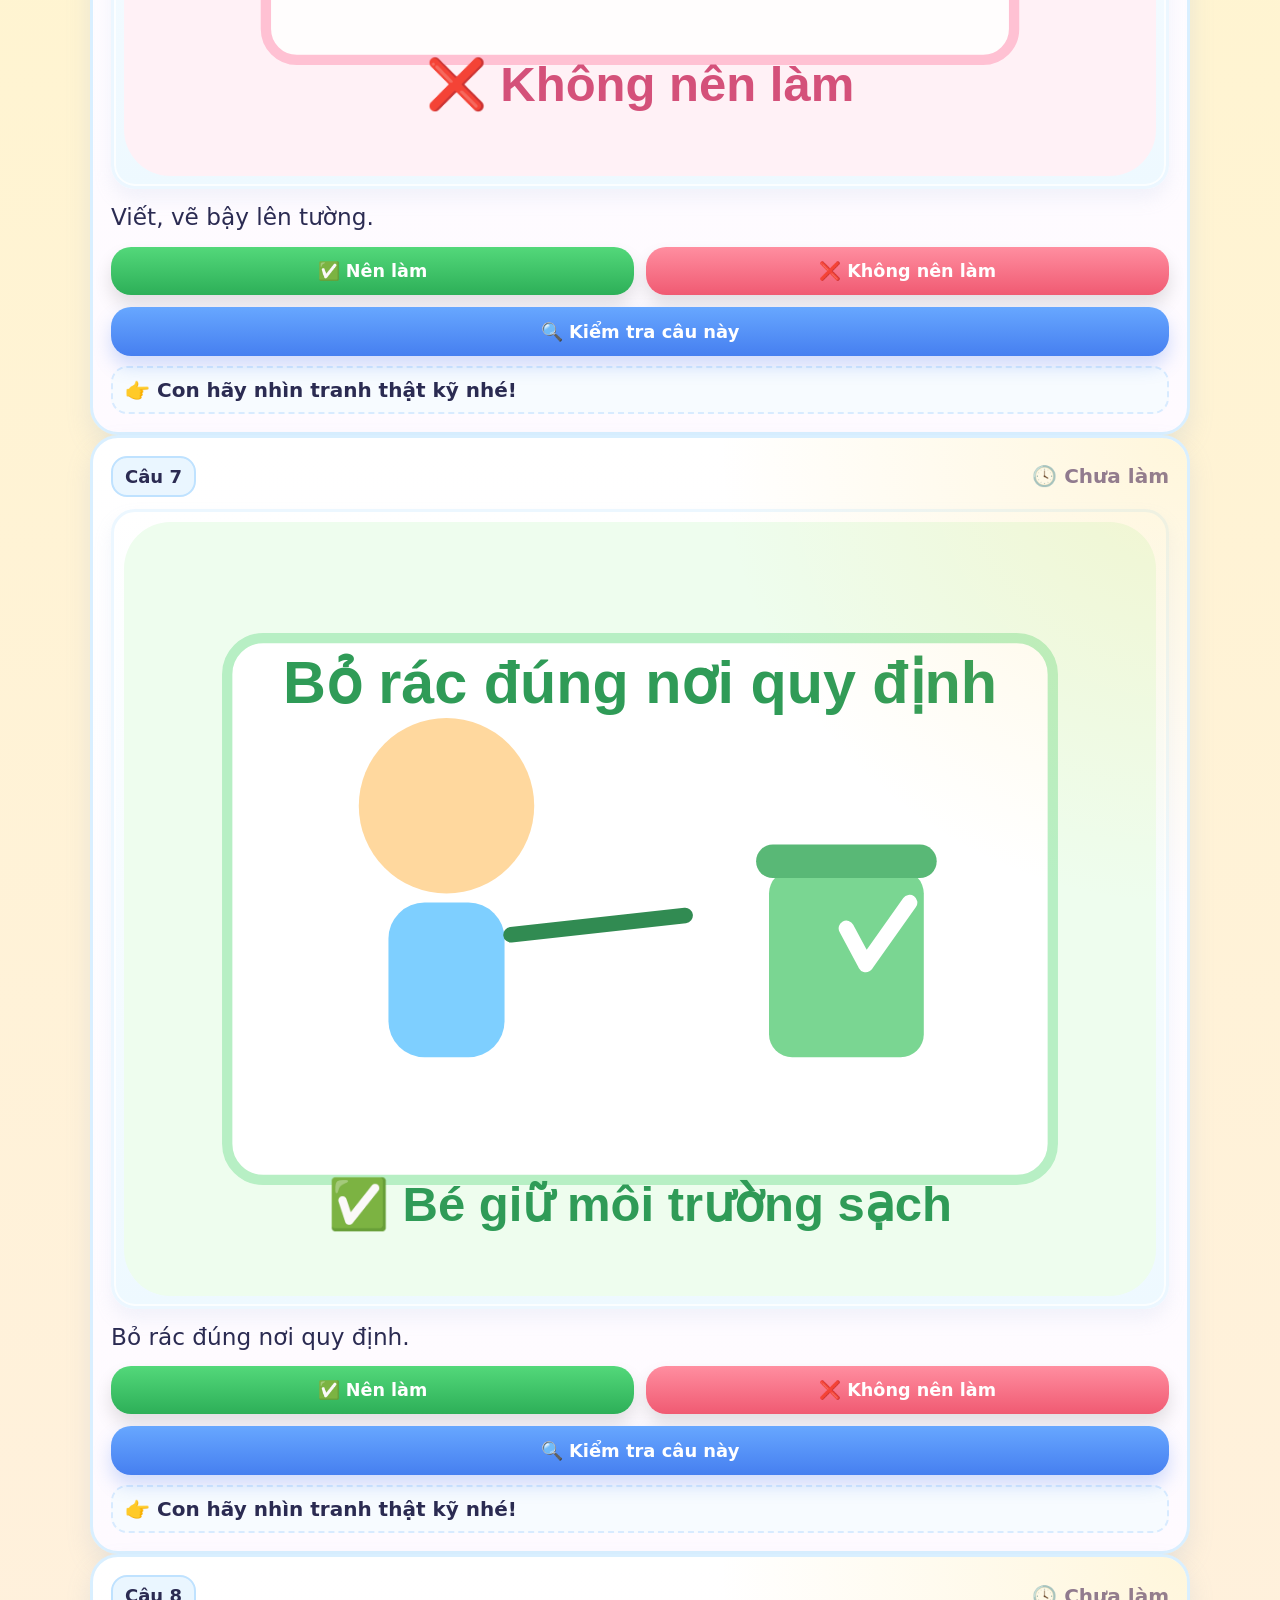
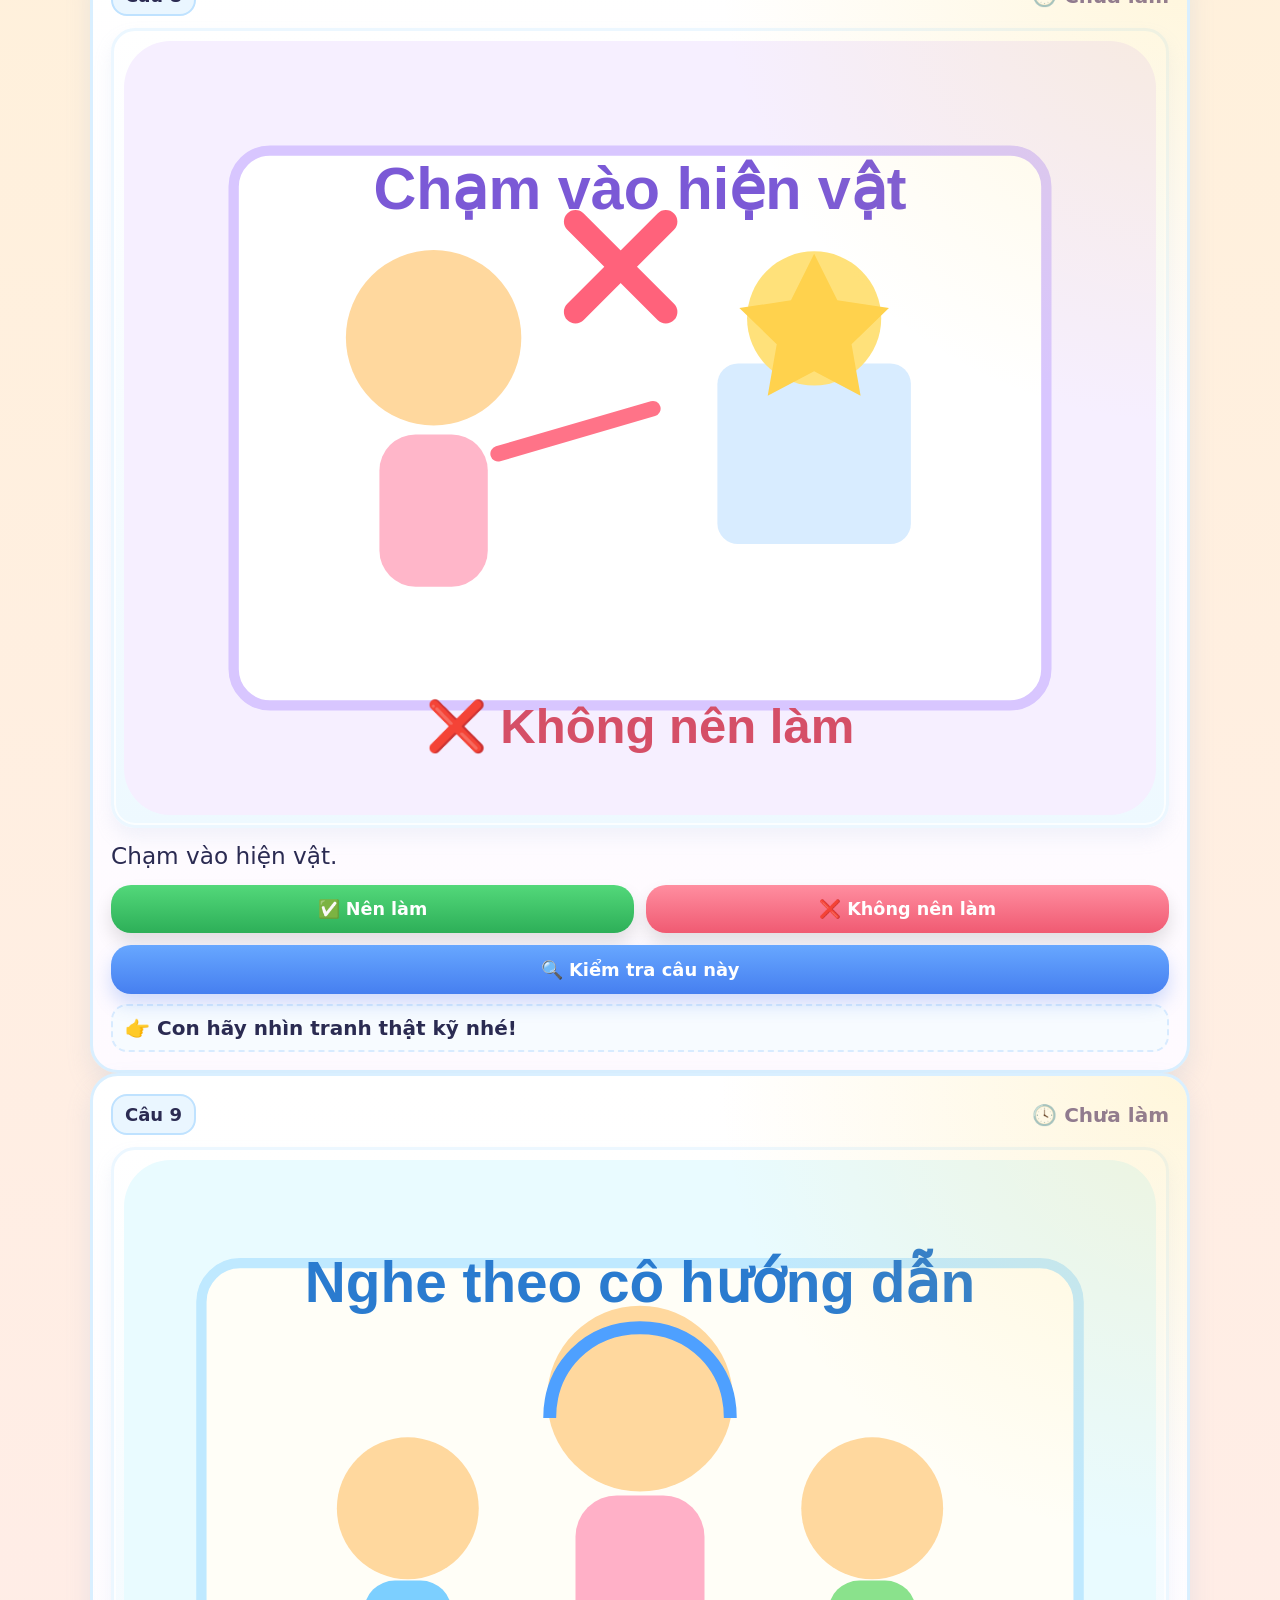
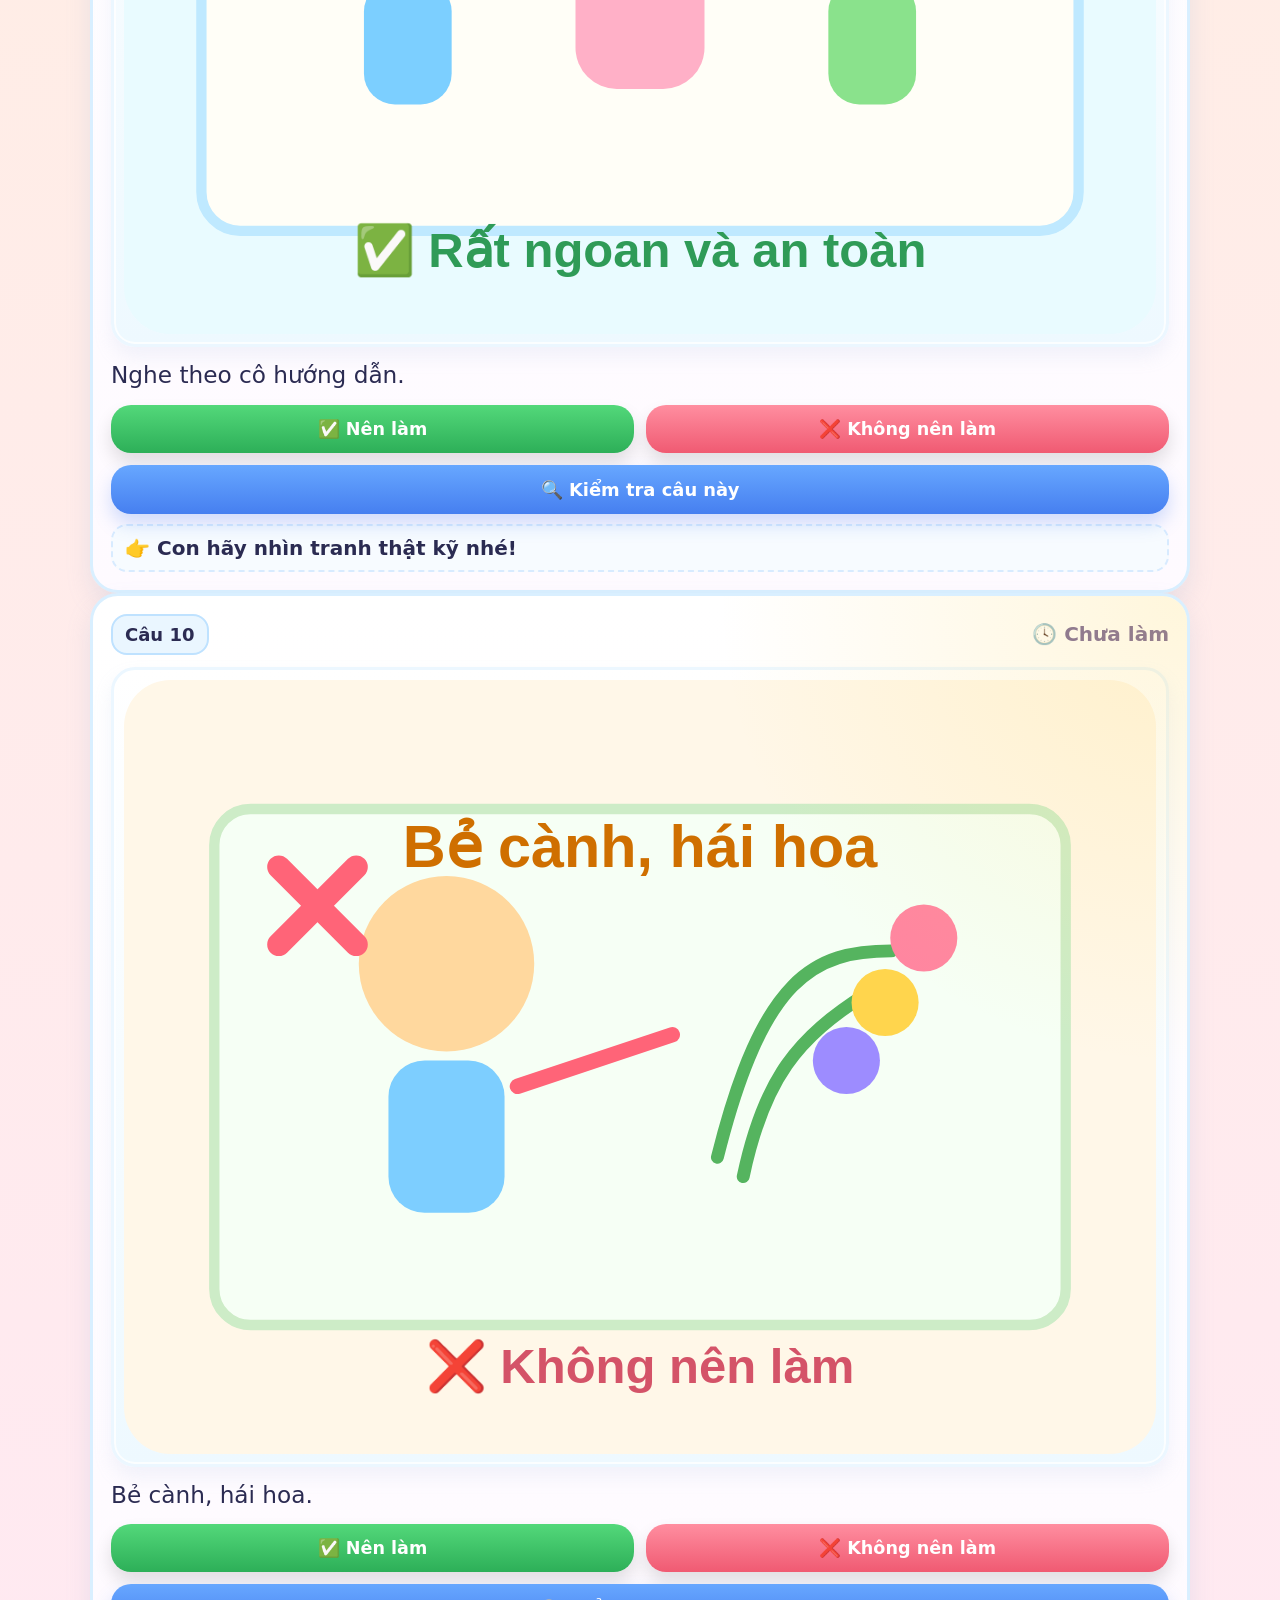
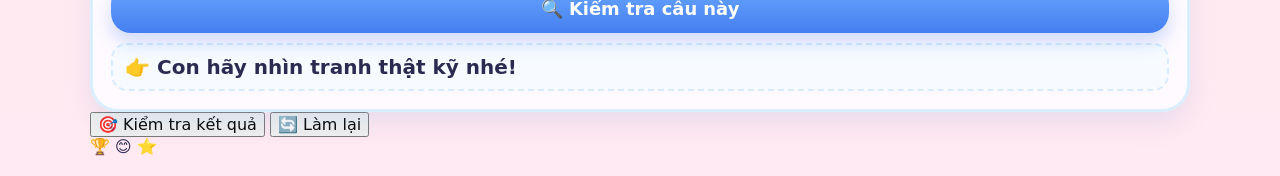
<file: nen-lam.html>
<!DOCTYPE html>
<html lang="vi">
<head>
  <meta charset="UTF-8">
  <meta name="viewport" content="width=device-width, initial-scale=1.0">
  <title>Bài 1 - Việc nên làm khi đi tham quan</title>
  <link rel="stylesheet" href="style.css">
</head>
<body>
  <div class="container" data-quiz>
    <a class="back-home" href="index.html">🏠 Về trang chủ</a>

    <div class="page-title">
      <span class="badge">Bài 1</span>
      <h1>Việc nên làm khi đi tham quan ✅</h1>
    </div>

    <section class="card guide-card">
      <p id="guideText" class="guide-text"></p>
    </section>

    <section id="questionList" class="questions"></section>

    <div class="actions">
      <button id="checkBtn" class="action-btn primary">🎯 Kiểm tra kết quả</button>
      <button id="retryBtn" class="action-btn secondary">🔄 Làm lại</button>
    </div>

    <section id="resultBox" class="result-box" aria-live="polite">
      <div class="result-icons">🏆 😊 ⭐</div>
      <h2 id="resultTitle"></h2>
      <p id="resultText"></p>
      <p id="scoreLine" class="score-line"></p>
    </section>
  </div>

  <script src="script.js"></script>
  <script>buildQuiz('good');</script>
</body>
</html>
</file>
<file: style.css>
:root {
  --bg-main: linear-gradient(180deg, #dff7ff 0%, #fff7c9 45%, #ffe9f2 100%);
  --blue: #4da8ff;
  --blue-dark: #216bc7;
  --green: #45c46a;
  --green-dark: #16803b;
  --red: #ff6f7d;
  --red-dark: #c84755;
  --yellow: #ffd34d;
  --purple: #8f77ff;
  --ink: #2b2b52;
  --card: rgba(255, 255, 255, 0.95);
  --shadow: 0 16px 35px rgba(88, 112, 165, 0.2);
  --radius-xl: 28px;
  --radius-lg: 22px;
  --radius-md: 18px;
}

* {
  box-sizing: border-box;
}

html {
  scroll-behavior: smooth;
}

body {
  margin: 0;
  font-family: "Baloo 2", system-ui, sans-serif;
  color: var(--ink);
  background: var(--bg-main);
}

img {
  max-width: 100%;
  display: block;
}

button {
  font: inherit;
}

.container {
  width: min(1100px, calc(100% - 32px));
  margin: 0 auto;
}

.page-stars {
  position: fixed;
  inset: 0;
  pointer-events: none;
  overflow: hidden;
  z-index: 0;
}

.page-stars span {
  position: absolute;
  font-size: clamp(20px, 3vw, 34px);
  animation: floatAround 9s infinite ease-in-out;
  opacity: 0.35;
}

.page-stars span:nth-child(1) { top: 8%; left: 6%; }
.page-stars span:nth-child(2) { top: 15%; right: 8%; animation-delay: 1s; }
.page-stars span:nth-child(3) { top: 42%; left: 3%; animation-delay: 2s; }
.page-stars span:nth-child(4) { top: 66%; right: 4%; animation-delay: 3s; }
.page-stars span:nth-child(5) { bottom: 10%; left: 8%; animation-delay: 4s; }

.hero,
.main-content,
.footer,
.result-banner {
  position: relative;
  z-index: 1;
}

.hero {
  padding: 28px 0 10px;
}

.hero__content {
  background: rgba(255, 255, 255, 0.75);
  backdrop-filter: blur(8px);
  border: 3px solid rgba(255, 255, 255, 0.9);
  border-radius: 32px;
  box-shadow: var(--shadow);
  padding: 24px;
  text-align: center;
}

.hero__badge {
  display: inline-flex;
  align-items: center;
  gap: 8px;
  background: #fff0a8;
  border: 2px solid #ffd34d;
  padding: 8px 16px;
  border-radius: 999px;
  font-size: 20px;
  font-weight: 700;
}

.hero h1 {
  margin: 14px 0 10px;
  font-size: clamp(2rem, 5vw, 3.6rem);
  line-height: 1.05;
  color: var(--blue-dark);
}

.hero__desc,
.hero__guide,
.section-title p,
.feedback,
.card-status,
.result-banner p {
  font-size: clamp(1rem, 2.5vw, 1.25rem);
}

.hero__guide {
  max-width: 760px;
  margin: 0 auto;
  background: #eef8ff;
  border: 2px dashed #8dccff;
  border-radius: 22px;
  padding: 14px 18px;
}

.scoreboard {
  display: flex;
  justify-content: center;
  gap: 12px;
  flex-wrap: wrap;
  margin: 18px 0;
}

.score-chip,
.progress-card {
  background: var(--card);
  box-shadow: var(--shadow);
  border-radius: 22px;
  border: 2px solid #ffffff;
}

.score-chip {
  padding: 10px 18px;
  font-size: 21px;
  font-weight: 700;
}

.progress-card {
  max-width: 740px;
  margin: 0 auto;
  padding: 14px 18px;
}

.progress-card__top {
  display: flex;
  align-items: center;
  justify-content: space-between;
  gap: 12px;
  font-size: 21px;
  font-weight: 700;
  margin-bottom: 10px;
}

.progress-bar {
  height: 22px;
  border-radius: 999px;
  background: #e8f4ff;
  border: 2px solid #cfe7ff;
  overflow: hidden;
}

.progress-bar__fill {
  width: 0;
  height: 100%;
  border-radius: inherit;
  background: linear-gradient(90deg, #69d2ff, #77e48f, #ffd84a);
  transition: width 0.35s ease;
}

.main-content {
  padding: 18px 0 40px;
}

.game-panel,
.actions-panel,
.result-banner {
  background: rgba(255, 255, 255, 0.85);
  border: 3px solid rgba(255, 255, 255, 0.95);
  border-radius: 30px;
  box-shadow: var(--shadow);
}

.game-panel {
  padding: 24px;
}

.section-title {
  text-align: center;
  margin-bottom: 20px;
}

.section-title h2 {
  margin: 0 0 8px;
  font-size: clamp(1.8rem, 4vw, 2.6rem);
}

.question-list {
  display: grid;
  grid-template-columns: repeat(2, minmax(0, 1fr));
  gap: 18px;
}

.question-card {
  position: relative;
  overflow: hidden;
  background: linear-gradient(180deg, #ffffff 0%, #fefaff 100%);
  border: 3px solid #d9efff;
  border-radius: var(--radius-xl);
  box-shadow: 0 12px 24px rgba(140, 164, 204, 0.18);
  padding: 18px;
  transition: transform 0.25s ease, box-shadow 0.25s ease, border-color 0.25s ease;
}

.question-card:hover {
  transform: translateY(-4px);
  box-shadow: 0 16px 30px rgba(140, 164, 204, 0.24);
}

.question-card::before {
  content: "";
  position: absolute;
  inset: 0;
  background: radial-gradient(circle at top right, rgba(255, 211, 77, 0.2), transparent 30%);
  pointer-events: none;
}

.question-card.is-correct {
  border-color: #7fdd9b;
  box-shadow: 0 16px 32px rgba(69, 196, 106, 0.24);
}

.question-card.is-wrong {
  border-color: #ff9aa5;
}

.question-card.shake {
  animation: shakeCard 0.4s ease;
}

.question-head {
  display: flex;
  justify-content: space-between;
  align-items: center;
  gap: 10px;
  margin-bottom: 12px;
}

.question-index {
  min-width: 62px;
  text-align: center;
  padding: 8px 12px;
  border-radius: 16px;
  background: #eaf6ff;
  border: 2px solid #bfe2ff;
  font-size: 18px;
  font-weight: 700;
}

.card-status {
  font-weight: 700;
  color: #7d6b9a;
}

.card-status.done {
  color: var(--green-dark);
}

.card-image {
  background: linear-gradient(180deg, #ffffff, #eef9ff);
  border-radius: 24px;
  border: 3px solid #ecf7ff;
  box-shadow: inset 0 0 0 2px rgba(255,255,255,0.8), 0 10px 18px rgba(167, 187, 223, 0.15);
  padding: 10px;
  margin-bottom: 12px;
}

.card-image img {
  width: 100%;
  aspect-ratio: 4 / 3;
  object-fit: cover;
  border-radius: 18px;
}

.question-text {
  font-size: clamp(1.15rem, 2vw, 1.45rem);
  line-height: 1.35;
  margin: 0 0 14px;
}

.choice-group {
  display: grid;
  grid-template-columns: 1fr 1fr;
  gap: 12px;
}

.choice-btn,
.check-btn,
.big-action-btn {
  border: none;
  border-radius: 20px;
  cursor: pointer;
  transition: transform 0.18s ease, filter 0.18s ease, opacity 0.18s ease;
}

.choice-btn:hover,
.check-btn:hover,
.big-action-btn:hover {
  transform: translateY(-2px) scale(1.01);
  filter: brightness(1.02);
}

.choice-btn:active,
.check-btn:active,
.big-action-btn:active {
  transform: translateY(0) scale(0.98);
}

.choice-btn {
  padding: 14px 10px;
  color: white;
  font-size: 1.1rem;
  font-weight: 700;
  box-shadow: 0 10px 18px rgba(0, 0, 0, 0.12);
}

.choice-btn[data-choice="do"] {
  background: linear-gradient(180deg, #53d87a, #2daf58);
}

.choice-btn[data-choice="dont"] {
  background: linear-gradient(180deg, #ff8ea0, #f05a72);
}

.choice-btn.is-selected {
  outline: 4px solid #ffe88a;
  animation: bounceSoft 0.45s ease;
}

.choice-btn:disabled,
.check-btn:disabled {
  opacity: 0.6;
  cursor: not-allowed;
}

.check-btn {
  width: 100%;
  margin-top: 12px;
  background: linear-gradient(180deg, #67a7ff, #467ff0);
  color: white;
  padding: 14px 16px;
  font-size: 1.12rem;
  font-weight: 700;
  box-shadow: 0 10px 18px rgba(71, 127, 240, 0.25);
}

.feedback {
  min-height: 46px;
  margin-top: 10px;
  padding: 10px 12px;
  border-radius: 16px;
  font-weight: 700;
  background: #f7fbff;
  border: 2px dashed #d8ebff;
}

.feedback.selected {
  color: #4a6c8c;
}

.feedback.success {
  color: var(--green-dark);
  background: #effdf4;
  border-color: #baf0ca;
  box-shadow: 0 0 0 3px rgba(140, 255, 183, 0.18);
}

.feedback.error {
  color: var(--red-dark);
  background: #fff3f5;
  border-color: #ffc5cc;
}

.actions-panel {
  margin-top: 18px;
  padding: 18px;
  display: flex;
  justify-content: center;
  gap: 14px;
  flex-wrap: wrap;
}

.big-action-btn {
  padding: 14px 22px;
  min-width: 220px;
  background: linear-gradient(180deg, #ffd95a, #ffbe2d);
  color: #7a4700;
  font-size: 1.15rem;
  font-weight: 800;
  box-shadow: 0 10px 18px rgba(255, 190, 45, 0.26);
}

.big-action-btn.secondary {
  background: linear-gradient(180deg, #daf0ff, #b8e0ff);
  color: #1f5ea9;
}

.result-banner {
  width: min(900px, calc(100% - 32px));
  margin: 0 auto 30px;
  padding: 18px 24px;
  text-align: center;
}

.result-banner h3 {
  margin: 0 0 8px;
  font-size: clamp(1.8rem, 4vw, 2.4rem);
}

.result-banner.hidden {
  display: none;
}

.footer {
  padding: 0 0 36px;
  text-align: center;
  font-size: 1.2rem;
  font-weight: 700;
}

.confetti-layer,
.sparkle-layer {
  position: fixed;
  inset: 0;
  pointer-events: none;
  overflow: hidden;
  z-index: 20;
}

.confetti,
.sparkle {
  position: absolute;
  will-change: transform, opacity;
}

.confetti {
  width: 12px;
  height: 18px;
  border-radius: 4px;
  animation: confettiFall 1.9s linear forwards;
}

.sparkle {
  font-size: 24px;
  animation: sparkleUp 1.2s ease-out forwards;
}

@keyframes bounceSoft {
  0%, 100% { transform: scale(1); }
  35% { transform: scale(1.06); }
  65% { transform: scale(0.98); }
}

@keyframes shakeCard {
  0%, 100% { transform: translateX(0); }
  20% { transform: translateX(-8px); }
  40% { transform: translateX(8px); }
  60% { transform: translateX(-6px); }
  80% { transform: translateX(6px); }
}

@keyframes floatAround {
  0%, 100% { transform: translateY(0) rotate(0deg); }
  50% { transform: translateY(-16px) rotate(10deg); }
}

@keyframes confettiFall {
  from {
    transform: translateY(-20px) rotate(0deg);
    opacity: 1;
  }
  to {
    transform: translateY(110vh) rotate(540deg);
    opacity: 0;
  }
}

@keyframes sparkleUp {
  0% {
    transform: translateY(0) scale(0.6);
    opacity: 0;
  }
  20% {
    opacity: 1;
  }
  100% {
    transform: translateY(-120px) scale(1.2);
    opacity: 0;
  }
}

@media (max-width: 860px) {
  .question-list {
    grid-template-columns: 1fr;
  }
}

@media (max-width: 560px) {
  .container {
    width: min(100% - 20px, 1000px);
  }

  .hero__content,
  .game-panel,
  .actions-panel,
  .result-banner {
    border-radius: 24px;
    padding-left: 16px;
    padding-right: 16px;
  }

  .choice-group {
    grid-template-columns: 1fr;
  }

  .score-chip,
  .progress-card__top {
    font-size: 18px;
  }

  .question-card {
    padding: 14px;
  }
}
</file>
